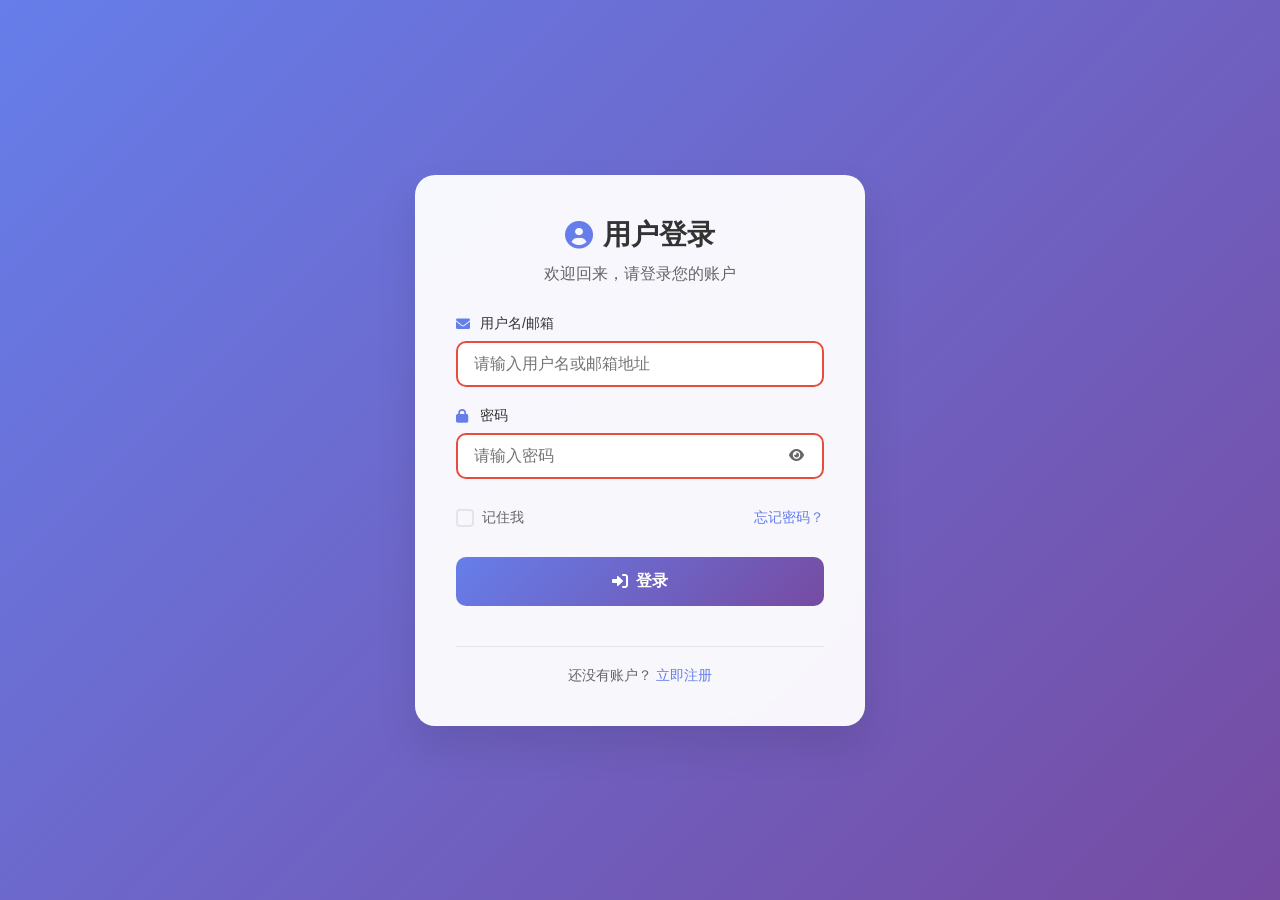
<file: web/index.html>
<!DOCTYPE html>
<html lang="zh-CN">
<head>
    <meta charset="UTF-8">
    <meta name="viewport" content="width=device-width, initial-scale=1.0">
    <title>线性代数基础</title>
    <link rel="stylesheet" href="styles.css">
    <link rel="stylesheet" href="auth-styles.css">
    <link href="https://cdnjs.cloudflare.com/ajax/libs/font-awesome/6.0.0/css/all.min.css" rel="stylesheet">
</head>
<body>
    <header>
        <div class="container">
            <div class="header-content">
                <div class="header-left">
                    <h1>线性代数基础</h1>
                    <p class="subtitle">探索数学之美，掌握线性代数精髓</p>
                </div>
                <div class="header-right">
                    <div class="user-info" id="userInfo" style="display: none;">
                        <span class="welcome-text">欢迎，<span id="username"></span></span>
                        <button class="logout-btn" onclick="authSystem.logout()">
                            <i class="fas fa-sign-out-alt"></i>
                            退出登录
                        </button>
                    </div>
                </div>
            </div>
        </div>
    </header>

    <main class="container">
        <section id="preface">
            <h2>前言</h2>
            <p>欢迎来到《线性代数基础》！这本电子书是为对线性代数感兴趣的你精心准备的，旨在帮助你掌握线性代数的基础知识和应用。无论你是完全的数学新手，还是已经有一些数学基础，这本书都将引导你一步步进入线性代数的精彩世界。</p>
            
            <h3>为什么学习线性代数？</h3>
            <p>在这个数据与计算的时代，线性代数已经渗透到我们生活的方方面面：从计算机图形学，到机器学习算法，再到量子力学。掌握线性代数技能不仅能帮助你理解这个世界是如何运作的，还能为你未来的学习和职业发展打下坚实的基础。</p>
            <p>通过学习线性代数，你将能够：</p>
            <ul>
                <li>理解和操作向量与矩阵</li>
                <li>解决线性方程组</li>
                <li>掌握特征值和特征向量的概念</li>
                <li>应用线性变换解决实际问题</li>
                <li>为深入学习机器学习和数据科学打下基础</li>
            </ul>
        </section>

        <section id="book-structure">
            <h2>目录</h2>
            <p>下列目录可直接跳转到 PDF 相应页面：</p>
            <div class="toc">
                <ul>
                    <li><a class="toc-link" href="pdfs/Chap1_1.pdf#page=1" data-page="1" data-pdf="pdfs/Chap1_1.pdf">1. 行 列 式 (Determinant)</a></li>
                    <li><a class="toc-link" href="pdfs/Chap2_Matrix.pdf#page=1" data-page="1" data-pdf="pdfs/Chap2_Matrix.pdf">2. 矩 阵 (Matrix)</a></li>
                    <li><a class="toc-link" href="pdfs/Chap1_1.pdf#page=1" data-page="1" data-pdf="pdfs/Chap1_1.pdf">3. 向量的概念与线性运算</a></li>
                    <li><a class="toc-link" href="pdfs/Chap1_1.pdf#page=1" data-page="1" data-pdf="pdfs/Chap1_1.pdf">4. 线性方程组的表示法</a></li>
                    <li><a class="toc-link" href="pdfs/Chap1_1.pdf#page=1" data-page="1" data-pdf="pdfs/Chap1_1.pdf">5. 特征值和特征向量的定义与关系</a></li>
                    <li><a class="toc-link" href="pdfs/Chap1_1.pdf#page=1" data-page="1" data-pdf="pdfs/Chap1_1.pdf">6. 二次型及矩阵表示</a></li>
                </ul>
            </div>
        </section>

        <!-- 新增：教材板块 -->
        <section id="materials">
            <h2>教材</h2>
            <ul>
                <li>《线性代数(第四版)》 - 刘先忠、杨明编著，高等教育出版社，2019年出版</li>
                <li>《线性代数同步辅导》 - 华中科技大学线性代数课程组编，刘先忠、杨明主编，华中科技大学出版社出版</li>
                <li>《线性代数练习册》 - 华中科技大学线性代数课程组编，华中科技大学出版社出版（适用于线上线下作业）</li>
            </ul>
        </section>

        <!-- 新增：推荐参考资料（国内/国外） -->
        <section id="references">
            <h2>推荐参考资料</h2>
            <h3>国内参考资料</h3>
            <ul>
                <li>《工程数学--线性代数》同济大学数学系编，高等教育出版社</li>
                <li>考研数学必备参考书，内容紧凑，逻辑清晰，紧扣考研大纲，习题经典。(稍显枯燥，缺少直观解释和应用介绍)</li>
                <li>《线性代数(第二版)》，居余马等编，清华大学出版社，2013</li>
                <li>相较于同济版教材，讲解更为细致，可读性强，注重理论体系</li>
                <li>《线性代数》，齐民友主编(武汉大学)，高等教育出版社</li>
                <li>介绍概念的来源和背后的数学思想，富有启发性</li>
            </ul>

            <h3>国外参考资料</h3>
            <ul>
                <li>Gilbert Strang《Introduction to Linear Algebra》</li>
                <li>世界级经典，在 B站上流传着他的传说，有兴趣的同学自行赏析</li>
                <li>David C. Lay《Linear Algebra and Its Applications》</li>
                <li>写作清晰，包含大量实例和应用场景（如计算机图形学、概率统计等）有中译本（沈复兴等译）</li>
                <li>Sheldon Axler《Linear Algebra Done Right》</li>
                <li>与传统教材的切入点不同，避开行列式，从向量空间和线性映射的角度构建整个理论系统，侧重于理论。有中译版本(杜现昆等)</li>
            </ul>
        </section>

        <!-- 新增：进阶阅读板块 -->
        <section id="advanced-reading">
            <h2>进阶阅读</h2>
            <ul>
                <li>《高等线性代数》，张贤科，高等教育出版社</li>
                <li>《高等代数》，丘维声，高等教育出版社</li>
                <li>《高等代数》，王萼芳，石生明，高等教育出版社</li>
                <li>《高等代数简明教程(第三版)》，蓝以中，北京大学出版社</li>
            </ul>
        </section>

        

        

        


        

        

        <!-- 章节内容占位符 -->
        <section id="chapter1" class="chapter">
            <p>本章内容可通过下方PDF预览：</p>
            <div class="page-navigation">
                <label for="pageInput1">跳转到页码：</label>
                <input type="number" id="pageInput1" min="1" placeholder="输入页码" class="page-input">
                <button onclick="jumpToPage('pdfViewer1', 'pageInput1')" class="jump-btn">跳转</button>
            </div>
            <div class="pdf-wrap">
                <iframe id="pdfViewer1" src="pdfs/Chap1_1.pdf#toolbar=0&navpanes=0&scrollbar=1" class="pdf-viewer" title="PDF 预览"></iframe>
                <!-- <p class="pdf-fallback">若预览无法显示，请<a href="pdfs/Chap1_1.pdf" target="_blank" rel="noopener">点击这里在新窗口打开</a>。</p> -->
            </div>
            <!-- 翻页控制器 -->
            <div class="pdf-controls">
                <button onclick="previousPage('pdfViewer1')" class="page-btn prev-btn" id="prevBtn1">
                    <i class="fas fa-chevron-left"></i>
                    <span>上一页</span>
                </button>
                <div class="page-info">
                    <span class="current-page" id="currentPage1">1</span>
                    <span class="page-separator">/</span>
                    <span class="total-pages" id="totalPages1">--</span>
                </div>
                <button onclick="nextPage('pdfViewer1')" class="page-btn next-btn" id="nextBtn1">
                    <span>下一页</span>
                    <i class="fas fa-chevron-right"></i>
                </button>
            </div>
            <a href="#book-structure" class="back-to-toc">返回目录</a>
        </section>

        <section id="chapter2" class="chapter">
            <h2>第二章：矩阵与线性变换</h2>
            <p>本章内容可通过下方PDF预览：</p>
            <div class="page-navigation">
                <label for="pageInput2">跳转到页码：</label>
                <input type="number" id="pageInput2" min="1" placeholder="输入页码" class="page-input">
                <button onclick="jumpToPage('pdfViewer2', 'pageInput2')" class="jump-btn">跳转</button>
            </div>
            <div class="pdf-wrap">
                <iframe id="pdfViewer2" src="pdfs/Chap2_Matrix.pdf#toolbar=0&navpanes=0&scrollbar=1" class="pdf-viewer" title="PDF 预览"></iframe>
            </div>
            <!-- 翻页控制器 -->
            <div class="pdf-controls">
                <button onclick="previousPage('pdfViewer2')" class="page-btn prev-btn" id="prevBtn2">
                    <i class="fas fa-chevron-left"></i>
                    <span>上一页</span>
                </button>
                <div class="page-info">
                    <span class="current-page" id="currentPage2">1</span>
                    <span class="page-separator">/</span>
                    <span class="total-pages" id="totalPages2">--</span>
                </div>
                <button onclick="nextPage('pdfViewer2')" class="page-btn next-btn" id="nextBtn2">
                    <span>下一页</span>
                    <i class="fas fa-chevron-right"></i>
                </button>
            </div>
            <a href="#book-structure" class="back-to-toc">返回目录</a>
        </section>

        <section id="chapter3" class="chapter">
            <h2>第三章：行列式与逆矩阵</h2>
            <p>本章内容正在编写中...</p>
            <a href="#book-structure" class="back-to-toc">返回目录</a>
        </section>

        <section id="chapter4" class="chapter">
            <h2>第四章：特征值与特征向量</h2>
            <p>本章内容正在编写中...</p>
            <a href="#book-structure" class="back-to-toc">返回目录</a>
        </section>

        <section id="chapter5" class="chapter">
            <h2>第五章：线性代数应用</h2>
            <p>本章内容正在编写中...</p>
            <a href="#book-structure" class="back-to-toc">返回目录</a>
        </section>

        <!-- 将课程应用场景移动到页面最底部（章节之后、页脚之前） -->
        <section id="applications">
            <h2>课程应用场景</h2>
            <p>通过本书学习的线性代数知识，你将能够参与到以下精彩的应用场景中：</p>
            
            <h3>数据分析与机器学习</h3>
            <p>在数据科学课程中，你将学习如何应用线性代数知识进行数据分析和机器学习。你将能够：</p>
            <ul>
                <li>使用主成分分析（PCA）进行数据降维</li>
                <li>理解机器学习算法背后的数学原理</li>
                <li>实现基于线性代数的预测模型</li>
                <li>掌握数据处理和特征提取的基本技能</li>
            </ul>
            
            <h3>计算机图形学</h3>
            <p>在计算机图形学课程中，你将有机会使用线性代数知识进行图像处理和3D建模。这个实践项目将让你：</p>
            <ul>
                <li>学习如何使用矩阵进行图像变换</li>
                <li>实现3D物体的旋转、缩放和平移</li>
                <li>应用线性代数算法进行图像处理和分析</li>
                <li>将数学知识与实际工程应用相结合</li>
            </ul>
            <p>这些应用场景不仅能让你体验线性代数在实际项目中的强大功能，还能帮助你将抽象的数学概念转化为有趣且实用的技能。</p>
        </section>
    </main>

    <footer>
        <div class="container">
            <p>&copy; 线性代数基础. 保留所有权利。</p>
        </div>
    </footer>
    <script>
      (function(){
        const defaultPdfPath = 'pdfs/Chap1_1.pdf';
        const viewer = document.getElementById('pdfViewer1');
        const chapter = document.getElementById('chapter1');
        
        document.querySelectorAll('.toc-link[data-page]').forEach(function(link){
          link.addEventListener('click', function(ev){
            ev.preventDefault();
            const page = this.getAttribute('data-page');
            const pdfPath = this.getAttribute('data-pdf') || defaultPdfPath;
            
            // 确保章节可见
            location.hash = '#chapter1';
            
            if (viewer && page) {
              // 使用PDF URL参数：隐藏工具栏但保留导航功能
              const targetUrl = pdfPath + '#page=' + page + '&toolbar=0&navpanes=0&scrollbar=1';
              
              // 使用延迟更新确保页面滚动完成后再更新PDF
              setTimeout(function() {
                viewer.setAttribute('src', targetUrl + '&t=' + Date.now());
              }, 100);
            }
            
            if (chapter) {
              chapter.scrollIntoView({ behavior: 'smooth', block: 'start' });
            }
          });
        });
        
        // 禁用iframe内的右键菜单（尽力而为）
        viewer.addEventListener('load', function() {
          try {
            const iframeDoc = viewer.contentDocument || viewer.contentWindow.document;
            iframeDoc.addEventListener('contextmenu', function(e) {
              e.preventDefault();
            });
          } catch(e) {
            // 跨域限制，无法访问iframe内容
            console.log('无法禁用PDF内部右键菜单（跨域限制）');
          }
        });
      })();
      
      // 页码跳转功能
      function jumpToPage(viewerId, inputId) {
        console.log('jumpToPage函数被调用，参数：', viewerId, inputId);
        
        const viewer = document.getElementById(viewerId);
        const input = document.getElementById(inputId);
        
        console.log('找到的元素：', viewer, input);
        
        if (!viewer || !input) {
          alert('页面元素未找到');
          console.error('元素未找到：viewer=', viewer, 'input=', input);
          return;
        }
        
        const pageNumber = parseInt(input.value);
        console.log('输入的页码：', input.value, '解析后：', pageNumber);
        
        if (isNaN(pageNumber) || pageNumber < 1) {
          alert('请输入有效的页码（大于0的整数）');
          return;
        }
        
        // 获取当前PDF的基础URL（去除现有的页码参数）
        let currentSrc = viewer.getAttribute('src');
        let basePdfUrl = currentSrc.split('#')[0];
        
        console.log('当前PDF源：', currentSrc);
        console.log('基础URL：', basePdfUrl);
        
        // 构建新的PDF URL，包含页码参数
        const newUrl = basePdfUrl + '#page=' + pageNumber + '&toolbar=0&navpanes=0&scrollbar=1';
        
        console.log('新的URL：', newUrl);
        
        // 先清空src，然后重新设置，确保PDF重新加载
        viewer.src = '';
        
        // 使用setTimeout确保清空操作完成后再设置新URL
        setTimeout(function() {
          viewer.src = newUrl + '&t=' + Date.now();
          console.log('PDF已重新加载到第 ' + pageNumber + ' 页');
          
          // 更新页码显示
          updatePageDisplay(viewerId, pageNumber);
        }, 100);
        
        // 清空输入框
        input.value = '';
        
        // 提示用户
        console.log('已跳转到第 ' + pageNumber + ' 页');
        
        // 滚动到PDF查看器位置，确保用户能看到变化
        viewer.scrollIntoView({ behavior: 'smooth', block: 'center' });
      }
      
      // PDF翻页管理器
      const pdfPageManager = {
        // 存储每个PDF的当前页码和总页数
        pdfData: {
          'pdfViewer1': { currentPage: 1, totalPages: null, basePdfUrl: 'pdfs/Chap1_1.pdf' },
          'pdfViewer2': { currentPage: 1, totalPages: null, basePdfUrl: 'pdfs/Chap2_Matrix.pdf' }
        },
        
        // PDF文件页数映射表
        pdfPageCounts: {
          'pdfs/Chap1_1.pdf': 93,
          'pdfs/Chap2_Matrix.pdf': 100
        },
        
        // 根据PDF文件路径获取页数
        getPdfPageCount: function(pdfPath) {
          // 提取文件名部分进行匹配
          for (let knownPath in this.pdfPageCounts) {
            if (pdfPath.includes(knownPath) || knownPath.includes(pdfPath.split('/').pop())) {
              return this.pdfPageCounts[knownPath];
            }
          }
          // 如果找不到匹配，返回默认值
          console.warn('未找到PDF文件的页数信息:', pdfPath);
          return 100; // 默认页数
        },
        
        // 动态更新查看器的页数限制
        updateViewerPageLimit: function(viewerId) {
          const currentPdfUrl = this.getCurrentPdfUrl(viewerId);
          if (currentPdfUrl) {
            const pageCount = this.getPdfPageCount(currentPdfUrl);
            this.pdfData[viewerId].totalPages = pageCount;
            console.log(`已更新 ${viewerId} 的页数限制为: ${pageCount} (基于文件: ${currentPdfUrl})`);
            this.updatePageDisplay(viewerId);
          }
        },
        
        // 初始化PDF页码信息
        init: function() {
          // 根据实际PDF页数设置
          // Chap1_1.pdf 实际包含 93 页内容
          this.pdfData['pdfViewer1'].totalPages = 93;
          // Chap2_Matrix.pdf 实际包含 100 页内容
          this.pdfData['pdfViewer2'].totalPages = 100;
          
          // 更新页码显示
          this.updateAllPageDisplays();
          
          // 延迟执行初始化页数限制同步，确保iframe已加载
          setTimeout(() => {
            this.syncInitialPageLimits();
          }, 500);
        },
        
        // 同步初始化时的页数限制显示
        syncInitialPageLimits: function() {
          console.log('=== 同步初始化页数限制 ===');
          
          // 为每个查看器同步页数限制
          for (let viewerId in this.pdfData) {
            const viewer = document.getElementById(viewerId);
            if (viewer && viewer.src) {
              console.log(`检查 ${viewerId} 的初始PDF:`, viewer.src);
              
              // 从iframe的src中提取PDF路径
              const srcUrl = viewer.src;
              let pdfPath = '';
              
              if (srcUrl.includes('Chap1_1.pdf')) {
                pdfPath = 'pdfs/Chap1_1.pdf';
              } else if (srcUrl.includes('Chap2_Matrix.pdf')) {
                pdfPath = 'pdfs/Chap2_Matrix.pdf';
              }
              
              if (pdfPath) {
                const correctPageCount = this.getPdfPageCount(pdfPath);
                if (this.pdfData[viewerId].totalPages !== correctPageCount) {
                  console.log(`更新 ${viewerId} 页数限制: ${this.pdfData[viewerId].totalPages} -> ${correctPageCount}`);
                  this.pdfData[viewerId].totalPages = correctPageCount;
                  this.updatePageDisplay(viewerId);
                }
              }
            }
          }
        },
        
        // 手动设置PDF总页数的方法
        setPdfTotalPages: function(viewerId, totalPages) {
          if (this.pdfData[viewerId]) {
            this.pdfData[viewerId].totalPages = totalPages;
            this.updatePageDisplay(viewerId);
            console.log(`已设置 ${viewerId} 的总页数为: ${totalPages}`);
          }
        },
        
        // 更新所有PDF的页码显示
        updateAllPageDisplays: function() {
          for (let viewerId in this.pdfData) {
            this.updatePageDisplay(viewerId);
          }
        },
        
        // 更新指定PDF的页码显示
        updatePageDisplay: function(viewerId) {
          const data = this.pdfData[viewerId];
          if (!data) return;
          
          const viewerNum = viewerId.replace('pdfViewer', '');
          const currentPageEl = document.getElementById('currentPage' + viewerNum);
          const totalPagesEl = document.getElementById('totalPages' + viewerNum);
          const prevBtn = document.getElementById('prevBtn' + viewerNum);
          const nextBtn = document.getElementById('nextBtn' + viewerNum);
          
          if (currentPageEl) currentPageEl.textContent = data.currentPage;
          if (totalPagesEl) totalPagesEl.textContent = data.totalPages || '--';
          
          // 更新按钮状态
          if (prevBtn) {
            prevBtn.disabled = data.currentPage <= 1;
            prevBtn.classList.toggle('disabled', data.currentPage <= 1);
          }
          if (nextBtn) {
            nextBtn.disabled = data.currentPage >= (data.totalPages || 999);
            nextBtn.classList.toggle('disabled', data.currentPage >= (data.totalPages || 999));
          }
        },
        
        // 获取当前iframe中实际加载的PDF文件路径
        getCurrentPdfUrl: function(viewerId) {
          const viewer = document.getElementById(viewerId);
          if (!viewer || !viewer.src) {
            console.error('无法获取PDF查看器或其src:', viewerId);
            return null;
          }
          
          // 从当前src中提取PDF文件路径（去除哈希参数）
          const currentSrc = viewer.src;
          const baseUrl = currentSrc.split('#')[0].split('?')[0];
          
          // 如果是完整URL，提取相对路径
          if (baseUrl.includes('/')) {
            const pathParts = baseUrl.split('/');
            const fileName = pathParts[pathParts.length - 1];
            const folderName = pathParts[pathParts.length - 2];
            return folderName + '/' + fileName;
          }
          
          return baseUrl;
        },
        
        // 跳转到指定页码 - 修复版本
        goToPage: function(viewerId, pageNumber) {
          console.log('goToPage called:', viewerId, pageNumber);
          const data = this.pdfData[viewerId];
          if (!data) {
            console.error('No PDF data found for viewerId:', viewerId);
            return;
          }
          
          // 动态更新当前PDF的页数限制
          this.updateViewerPageLimit(viewerId);
          
          // 获取当前实际加载的PDF文件路径
          const currentPdfUrl = this.getCurrentPdfUrl(viewerId);
          if (!currentPdfUrl) {
            console.error('无法获取当前PDF文件路径');
            return;
          }
          
          console.log('当前实际加载的PDF:', currentPdfUrl);
          console.log('原始basePdfUrl:', data.basePdfUrl);
          console.log('当前PDF页数限制:', data.totalPages);
          
          // 验证页码范围
          if (pageNumber < 1) pageNumber = 1;
          if (data.totalPages && pageNumber > data.totalPages) pageNumber = data.totalPages;
          
          console.log('验证后的页码:', pageNumber);
          
          // 更新当前页码
          data.currentPage = pageNumber;
          
          // 获取PDF查看器元素
          const viewer = document.getElementById(viewerId);
          if (!viewer) {
            console.error('PDF viewer element not found:', viewerId);
            return;
          }
          
          // 使用当前实际的PDF文件路径构建新URL
          const newUrl = currentPdfUrl + '#page=' + pageNumber + '&toolbar=0&navpanes=0&scrollbar=1';
          console.log('新的PDF URL:', newUrl);
          
          // 重新加载PDF
          viewer.src = '';
          setTimeout(() => {
            viewer.src = newUrl + '&t=' + Date.now();
            console.log('PDF reloaded with URL:', viewer.src);
            this.updatePageDisplay(viewerId);
          }, 100);
        }
      };
      
      // 上一页功能 - 增强版本
      function previousPage(viewerId) {
        console.log('previousPage called with viewerId:', viewerId);
        const data = pdfPageManager.pdfData[viewerId];
        console.log('PDF data for', viewerId, ':', data);
        
        if (data && data.currentPage > 1) {
          console.log('Going to previous page:', data.currentPage - 1);
          pdfPageManager.goToPage(viewerId, data.currentPage - 1);
        } else {
          console.log('Cannot go to previous page - already at first page or no data');
        }
      }
      
      // 下一页功能 - 增强版本
      function nextPage(viewerId) {
        console.log('nextPage called with viewerId:', viewerId);
        const data = pdfPageManager.pdfData[viewerId];
        console.log('PDF data for', viewerId, ':', data);
        
        if (data && (!data.totalPages || data.currentPage < data.totalPages)) {
          console.log('Going to next page:', data.currentPage + 1);
          pdfPageManager.goToPage(viewerId, data.currentPage + 1);
        } else {
          console.log('Cannot go to next page - already at last page or no data');
        }
      }
      
      // 更新页码显示（兼容原有的jumpToPage函数）
      function updatePageDisplay(viewerId, pageNumber) {
        const data = pdfPageManager.pdfData[viewerId];
        if (data) {
          data.currentPage = pageNumber;
          pdfPageManager.updatePageDisplay(viewerId);
        }
      }
      
      // 页面加载完成后初始化
      document.addEventListener('DOMContentLoaded', function() {
        pdfPageManager.init();
        
        // 监听iframe加载完成事件，确保页数显示同步
        document.querySelectorAll('iframe[id^="pdfViewer"]').forEach(iframe => {
          iframe.addEventListener('load', function() {
            const viewerId = this.id;
            console.log(`${viewerId} iframe 加载完成，同步页数限制`);
            
            // 延迟一点时间确保PDF完全加载
            setTimeout(() => {
              pdfPageManager.updateViewerPageLimit(viewerId);
            }, 200);
          });
        });
        
        // 添加目录链接点击事件处理
        document.querySelectorAll('.toc-link').forEach(link => {
          link.addEventListener('click', function(e) {
            e.preventDefault();
            
            const pdfPath = this.getAttribute('data-pdf');
            const targetPage = parseInt(this.getAttribute('data-page')) || 1;
            
            console.log('目录链接点击:', pdfPath, '页码:', targetPage);
            
            // 根据PDF路径确定要更新的查看器
            let targetViewerId = null;
            if (pdfPath.includes('Chap1_1.pdf')) {
              targetViewerId = 'pdfViewer1';
              // 滚动到第一章节
              document.getElementById('chapter1').scrollIntoView({ behavior: 'smooth' });
            } else if (pdfPath.includes('Chap2_Matrix.pdf')) {
              targetViewerId = 'pdfViewer2';
              // 滚动到第二章节
              document.getElementById('chapter2').scrollIntoView({ behavior: 'smooth' });
            }
            
            if (targetViewerId) {
              // 更新查看器的PDF文件和页码
              const viewer = document.getElementById(targetViewerId);
              const newUrl = pdfPath + '#page=' + targetPage + '&toolbar=0&navpanes=0&scrollbar=1';
              
              console.log('更新查看器:', targetViewerId, '新URL:', newUrl);
              
              viewer.src = newUrl;
              
              // 动态更新页数限制
              pdfPageManager.updateViewerPageLimit(targetViewerId);
              
              // 更新页码管理器的当前页码
              const data = pdfPageManager.pdfData[targetViewerId];
              if (data) {
                data.currentPage = targetPage;
                pdfPageManager.updatePageDisplay(targetViewerId);
              }
            }
          });
        });
        
        // 在控制台输出页数设置说明
        console.log('=== PDF页数设置说明 ===');
        console.log('如需修改PDF实际页数，请在控制台执行以下命令：');
        console.log('pdfPageManager.setPdfTotalPages("pdfViewer1", 实际页数); // 设置第一章页数');
        console.log('pdfPageManager.setPdfTotalPages("pdfViewer2", 实际页数); // 设置第二章页数');
        console.log('例如：pdfPageManager.setPdfTotalPages("pdfViewer1", 15);');
        console.log('当前设置：');
        console.log('- 第一章 (Chap1_1.pdf): ' + pdfPageManager.pdfData['pdfViewer1'].totalPages + ' 页 (实际93页)');
        console.log('- 第二章 (Chap2_Matrix.pdf): ' + pdfPageManager.pdfData['pdfViewer2'].totalPages + ' 页 (实际100页)');
      });
    </script>
    
    <!-- 认证系统脚本 -->
    <script src="auth.js"></script>
    <script>
        // 页面加载完成后初始化用户界面
        document.addEventListener('DOMContentLoaded', function() {
            const currentUser = authSystem.getCurrentUser();
            const userInfo = document.getElementById('userInfo');
            const usernameSpan = document.getElementById('username');
            
            if (currentUser && userInfo && usernameSpan) {
                usernameSpan.textContent = currentUser.username;
                userInfo.style.display = 'flex';
            }
        });
    </script>
</body>
</html>
</file>
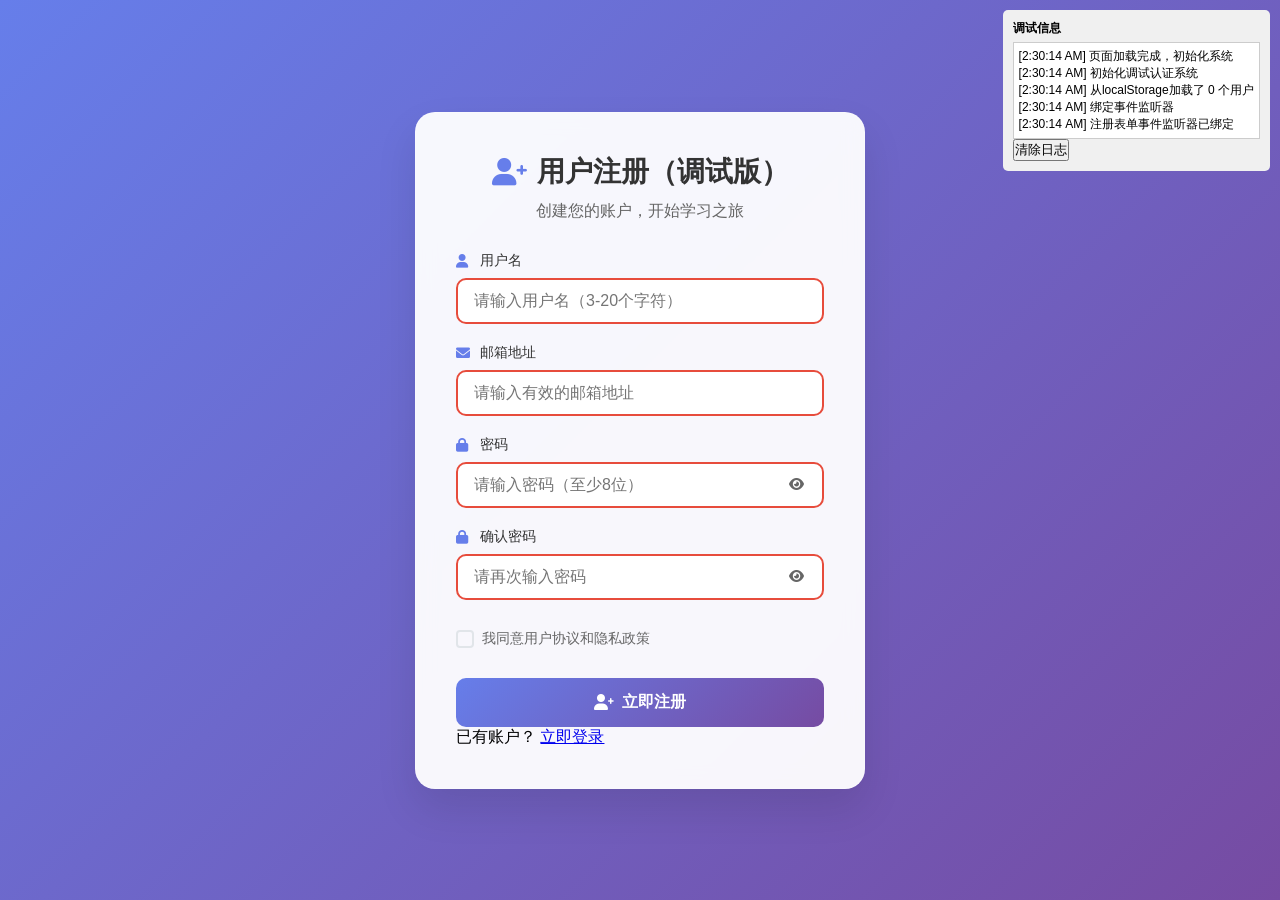
<file: web/debug-register.html>
<!DOCTYPE html>
<html lang="zh-CN">
<head>
    <meta charset="UTF-8">
    <meta name="viewport" content="width=device-width, initial-scale=1.0">
    <title>调试注册页面 - 学习系统</title>
    <link rel="stylesheet" href="auth-styles.css">
    <link href="https://cdnjs.cloudflare.com/ajax/libs/font-awesome/6.0.0/css/all.min.css" rel="stylesheet">
    <style>
        .debug-info {
            position: fixed;
            top: 10px;
            right: 10px;
            background: #f0f0f0;
            padding: 10px;
            border-radius: 5px;
            font-size: 12px;
            max-width: 300px;
            z-index: 9999;
        }
        .debug-log {
            max-height: 200px;
            overflow-y: auto;
            background: #fff;
            padding: 5px;
            margin-top: 5px;
            border: 1px solid #ccc;
        }
    </style>
</head>
<body>
    <!-- 调试信息面板 -->
    <div class="debug-info">
        <strong>调试信息</strong>
        <div class="debug-log" id="debugLog"></div>
        <button onclick="clearDebugLog()">清除日志</button>
    </div>

    <div class="auth-container">
        <div class="auth-card">
            <div class="auth-header">
                <h1><i class="fas fa-user-plus"></i> 用户注册（调试版）</h1>
                <p>创建您的账户，开始学习之旅</p>
            </div>
            
            <form id="registerForm" class="auth-form">
                <div class="form-group">
                    <label for="registerUsername">
                        <i class="fas fa-user"></i>
                        用户名
                    </label>
                    <input type="text" id="registerUsername" name="username" required 
                           placeholder="请输入用户名（3-20个字符）">
                    <span class="error-message" id="usernameError"></span>
                </div>
                
                <div class="form-group">
                    <label for="registerEmail">
                        <i class="fas fa-envelope"></i>
                        邮箱地址
                    </label>
                    <input type="email" id="registerEmail" name="email" required 
                           placeholder="请输入有效的邮箱地址">
                    <span class="error-message" id="emailError"></span>
                </div>
                
                <div class="form-group">
                    <label for="registerPassword">
                        <i class="fas fa-lock"></i>
                        密码
                    </label>
                    <div class="password-input">
                        <input type="password" id="registerPassword" name="password" required 
                               placeholder="请输入密码（至少8位）">
                        <button type="button" class="toggle-password" onclick="togglePassword('registerPassword')">
                            <i class="fas fa-eye"></i>
                        </button>
                    </div>
                    <span class="error-message" id="passwordError"></span>
                </div>
                
                <div class="form-group">
                    <label for="confirmPassword">
                        <i class="fas fa-lock"></i>
                        确认密码
                    </label>
                    <div class="password-input">
                        <input type="password" id="confirmPassword" name="confirmPassword" required 
                               placeholder="请再次输入密码">
                        <button type="button" class="toggle-password" onclick="togglePassword('confirmPassword')">
                            <i class="fas fa-eye"></i>
                        </button>
                    </div>
                    <span class="error-message" id="confirmPasswordError"></span>
                </div>
                
                <div class="form-options">
                    <label class="checkbox-container">
                        <input type="checkbox" id="agreeTerms" required>
                        <span class="checkmark"></span>
                        我同意用户协议和隐私政策
                    </label>
                </div>
                
                <button type="submit" class="auth-btn primary">
                    <i class="fas fa-user-plus"></i>
                    立即注册
                </button>
            </form>
            
            <div class="auth-footer">
                <p>已有账户？ <a href="login.html">立即登录</a></p>
            </div>
        </div>
    </div>
    
    <!-- 加载提示 -->
    <div id="loadingOverlay" class="loading-overlay">
        <div class="spinner"></div>
        <p>正在处理中...</p>
    </div>

    <script>
        // 调试日志函数
        function debugLog(message) {
            const log = document.getElementById('debugLog');
            const time = new Date().toLocaleTimeString();
            log.innerHTML += `[${time}] ${message}<br>`;
            log.scrollTop = log.scrollHeight;
            console.log(`[DEBUG] ${message}`);
        }

        function clearDebugLog() {
            document.getElementById('debugLog').innerHTML = '';
        }

        // 简化的注册系统（用于调试）
        class DebugAuthSystem {
            constructor() {
                debugLog('初始化调试认证系统');
                this.users = [];
                try {
                    this.users = JSON.parse(localStorage.getItem('users') || '[]');
                    debugLog(`从localStorage加载了 ${this.users.length} 个用户`);
                } catch (e) {
                    debugLog(`localStorage错误: ${e.message}`);
                }
                this.init();
            }

            init() {
                debugLog('绑定事件监听器');
                const form = document.getElementById('registerForm');
                if (form) {
                    form.addEventListener('submit', (e) => this.handleRegister(e));
                    debugLog('注册表单事件监听器已绑定');
                } else {
                    debugLog('错误：找不到注册表单');
                }
            }

            async handleRegister(e) {
                e.preventDefault();
                debugLog('开始处理注册');
                
                const username = document.getElementById('registerUsername').value.trim();
                const email = document.getElementById('registerEmail').value.trim();
                const password = document.getElementById('registerPassword').value;
                const confirmPassword = document.getElementById('confirmPassword').value;
                const agreeTerms = document.getElementById('agreeTerms').checked;

                debugLog(`用户名: ${username}`);
                debugLog(`邮箱: ${email}`);
                debugLog(`密码长度: ${password.length}`);
                debugLog(`确认密码匹配: ${password === confirmPassword}`);
                debugLog(`同意条款: ${agreeTerms}`);

                // 简化验证
                if (!username || username.length < 3) {
                    debugLog('用户名验证失败');
                    alert('用户名至少需要3个字符');
                    return;
                }

                if (!email || !email.includes('@')) {
                    debugLog('邮箱验证失败');
                    alert('请输入有效的邮箱地址');
                    return;
                }

                if (!password || password.length < 6) {
                    debugLog('密码验证失败');
                    alert('密码至少需要6个字符');
                    return;
                }

                if (password !== confirmPassword) {
                    debugLog('密码确认失败');
                    alert('两次输入的密码不一致');
                    return;
                }

                if (!agreeTerms) {
                    debugLog('未同意条款');
                    alert('请同意用户协议和隐私政策');
                    return;
                }

                // 检查用户是否已存在
                const existingUser = this.users.find(u => u.email === email || u.username === username);
                if (existingUser) {
                    debugLog('用户已存在');
                    alert('用户名或邮箱已被注册');
                    return;
                }

                // 创建新用户
                const newUser = {
                    id: Date.now().toString(),
                    username,
                    email,
                    password: password, // 简化版本不加密
                    createdAt: new Date().toISOString()
                };

                try {
                    this.users.push(newUser);
                    localStorage.setItem('users', JSON.stringify(this.users));
                    debugLog('用户注册成功');
                    alert('注册成功！');
                    
                    // 跳转到登录页
                    setTimeout(() => {
                        window.location.href = 'login.html';
                    }, 1000);
                } catch (e) {
                    debugLog(`保存用户数据失败: ${e.message}`);
                    alert('注册失败，请稍后重试');
                }
            }
        }

        // 密码显示切换函数
        function togglePassword(inputId) {
            debugLog(`切换密码显示: ${inputId}`);
            const input = document.getElementById(inputId);
            const button = input.nextElementSibling;
            const icon = button.querySelector('i');
            
            if (input.type === 'password') {
                input.type = 'text';
                icon.classList.remove('fa-eye');
                icon.classList.add('fa-eye-slash');
            } else {
                input.type = 'password';
                icon.classList.remove('fa-eye-slash');
                icon.classList.add('fa-eye');
            }
        }

        // 初始化系统
        debugLog('页面加载完成，初始化系统');
        const debugAuth = new DebugAuthSystem();
    </script>
</body>
</html>
</file>
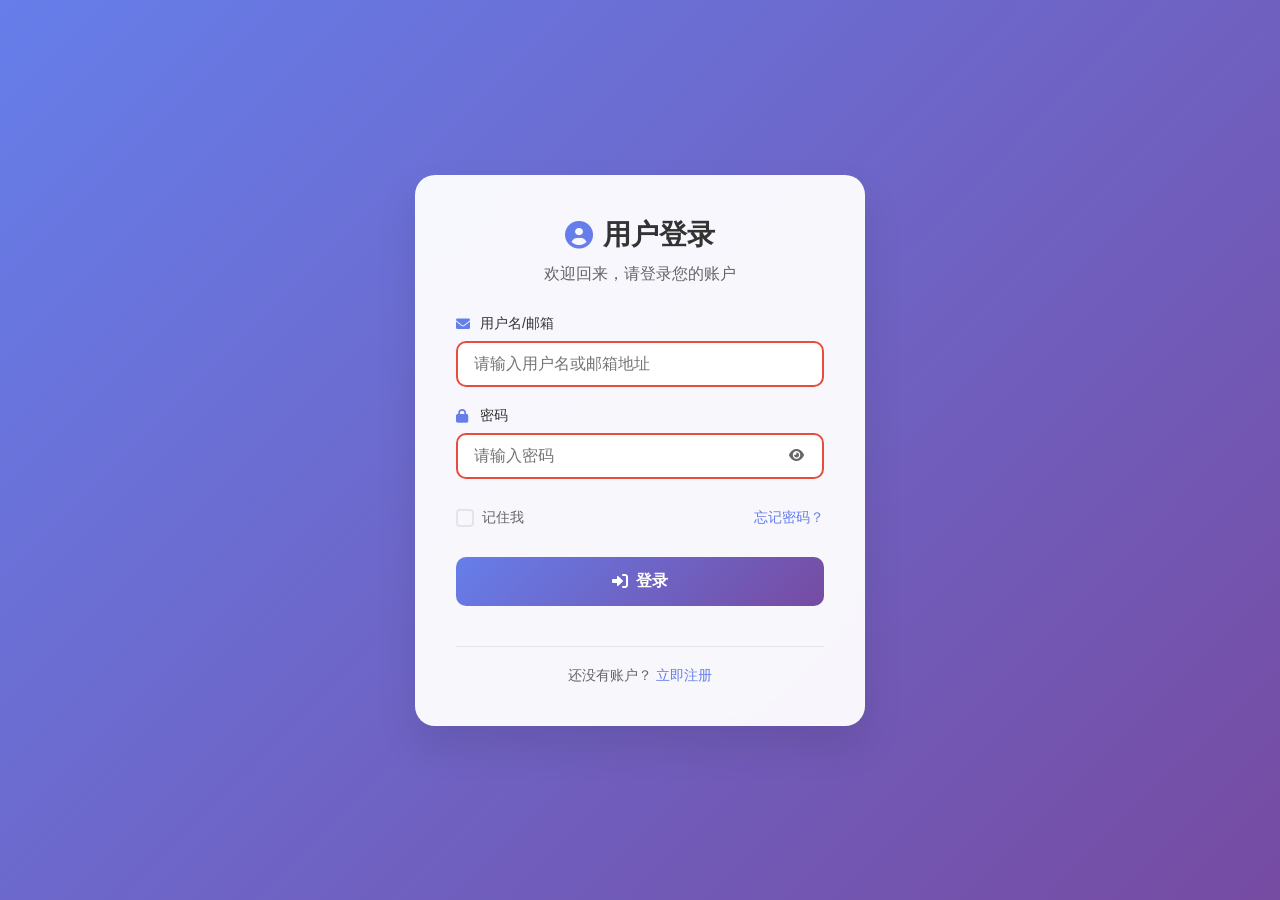
<file: web/index_backup.html>
<!DOCTYPE html>
<html lang="zh-CN">
<head>
    <meta charset="UTF-8">
    <meta name="viewport" content="width=device-width, initial-scale=1.0">
    <title>线性代数基础</title>
    <link rel="stylesheet" href="styles.css">
    <link rel="stylesheet" href="auth-styles.css">
    <link href="https://cdnjs.cloudflare.com/ajax/libs/font-awesome/6.0.0/css/all.min.css" rel="stylesheet">
</head>
<body>
    <header>
        <div class="container">
            <div class="header-content">
                <div class="header-left">
                    <h1>线性代数基础</h1>
                    <p class="subtitle">探索数学之美，掌握线性代数精髓</p>
                </div>
                <div class="header-right">
                    <div class="user-info" id="userInfo" style="display: none;">
                        <span class="welcome-text">欢迎，<span id="username"></span></span>
                        <button class="logout-btn" onclick="authSystem.logout()">
                            <i class="fas fa-sign-out-alt"></i>
                            退出登录
                        </button>
                    </div>
                </div>
            </div>
        </div>
    </header>

    <main class="container">
        <section id="preface">
            <h2>前言</h2>
            <p>欢迎来到《线性代数基础》！这本电子书是为对线性代数感兴趣的你精心准备的，旨在帮助你掌握线性代数的基础知识和应用。无论你是完全的数学新手，还是已经有一些数学基础，这本书都将引导你一步步进入线性代数的精彩世界。</p>
            
            <h3>为什么学习线性代数？</h3>
            <p>在这个数据与计算的时代，线性代数已经渗透到我们生活的方方面面：从计算机图形学，到机器学习算法，再到量子力学。掌握线性代数技能不仅能帮助你理解这个世界是如何运作的，还能为你未来的学习和职业发展打下坚实的基础。</p>
            <p>通过学习线性代数，你将能够：</p>
            <ul>
                <li>理解和操作向量与矩阵</li>
                <li>解决线性方程组</li>
                <li>掌握特征值和特征向量的概念</li>
                <li>应用线性变换解决实际问题</li>
                <li>为深入学习机器学习和数据科学打下基础</li>
            </ul>
        </section>

        <section id="book-structure">
            <h2>目录</h2>
            <p>下列目录可直接跳转到 PDF 相应页面：</p>
            <div class="toc">
                <ul>
                    <li><a class="toc-link" href="pdfs/Chap1_1.pdf#page=1" data-page="1" data-pdf="pdfs/Chap1_1.pdf">1. 行 列 式 (Determinant)</a></li>
                    <li><a class="toc-link" href="pdfs/Chap2_Matrix.pdf#page=1" data-page="1" data-pdf="pdfs/Chap2_Matrix.pdf">2. 矩 阵 (Matrix)</a></li>
                    <li><a class="toc-link" href="pdfs/Chap1_1.pdf#page=1" data-page="1" data-pdf="pdfs/Chap1_1.pdf">3. 向量的概念与线性运算</a></li>
                    <li><a class="toc-link" href="pdfs/Chap1_1.pdf#page=1" data-page="1" data-pdf="pdfs/Chap1_1.pdf">4. 线性方程组的表示法</a></li>
                    <li><a class="toc-link" href="pdfs/Chap1_1.pdf#page=1" data-page="1" data-pdf="pdfs/Chap1_1.pdf">5. 特征值和特征向量的定义与关系</a></li>
                    <li><a class="toc-link" href="pdfs/Chap1_1.pdf#page=1" data-page="1" data-pdf="pdfs/Chap1_1.pdf">6. 二次型及矩阵表示</a></li>
                </ul>
            </div>
        </section>

        <!-- 新增：教材板块 -->
        <section id="materials">
            <h2>教材</h2>
            <ul>
                <li>《线性代数(第四版)》 - 刘先忠、杨明编著，高等教育出版社，2019年出版</li>
                <li>《线性代数同步辅导》 - 华中科技大学线性代数课程组编，刘先忠、杨明主编，华中科技大学出版社出版</li>
                <li>《线性代数练习册》 - 华中科技大学线性代数课程组编，华中科技大学出版社出版（适用于线上线下作业）</li>
            </ul>
        </section>

        <!-- 新增：推荐参考资料（国内/国外） -->
        <section id="references">
            <h2>推荐参考资料</h2>
            <h3>国内参考资料</h3>
            <ul>
                <li>《工程数学--线性代数》同济大学数学系编，高等教育出版社</li>
                <li>考研数学必备参考书，内容紧凑，逻辑清晰，紧扣考研大纲，习题经典。(稍显枯燥，缺少直观解释和应用介绍)</li>
                <li>《线性代数(第二版)》，居余马等编，清华大学出版社，2013</li>
                <li>相较于同济版教材，讲解更为细致，可读性强，注重理论体系</li>
                <li>《线性代数》，齐民友主编(武汉大学)，高等教育出版社</li>
                <li>介绍概念的来源和背后的数学思想，富有启发性</li>
            </ul>

            <h3>国外参考资料</h3>
            <ul>
                <li>Gilbert Strang《Introduction to Linear Algebra》</li>
                <li>世界级经典，在 B站上流传着他的传说，有兴趣的同学自行赏析</li>
                <li>David C. Lay《Linear Algebra and Its Applications》</li>
                <li>写作清晰，包含大量实例和应用场景（如计算机图形学、概率统计等）有中译本（沈复兴等译）</li>
                <li>Sheldon Axler《Linear Algebra Done Right》</li>
                <li>与传统教材的切入点不同，避开行列式，从向量空间和线性映射的角度构建整个理论系统，侧重于理论。有中译版本(杜现昆等)</li>
            </ul>
        </section>

        <!-- 新增：进阶阅读板块 -->
        <section id="advanced-reading">
            <h2>进阶阅读</h2>
            <ul>
                <li>《高等线性代数》，张贤科，高等教育出版社</li>
                <li>《高等代数》，丘维声，高等教育出版社</li>
                <li>《高等代数》，王萼芳，石生明，高等教育出版社</li>
                <li>《高等代数简明教程(第三版)》，蓝以中，北京大学出版社</li>
            </ul>
        </section>

        

        

        


        

        

        <!-- 章节内容占位符 -->
        <section id="chapter1" class="chapter">
            <p>本章内容可通过下方PDF预览：</p>
            <div class="page-navigation">
                <label for="pageInput1">跳转到页码：</label>
                <input type="number" id="pageInput1" min="1" placeholder="输入页码" class="page-input">
                <button onclick="jumpToPage('pdfViewer1', 'pageInput1')" class="jump-btn">跳转</button>
            </div>
            <div class="pdf-wrap">
                <iframe id="pdfViewer1" src="pdfs/Chap1_1.pdf#toolbar=0&navpanes=0&scrollbar=1" class="pdf-viewer" title="PDF 预览"></iframe>
                <!-- <p class="pdf-fallback">若预览无法显示，请<a href="pdfs/Chap1_1.pdf" target="_blank" rel="noopener">点击这里在新窗口打开</a>。</p> -->
            </div>
            <!-- 翻页控制器 -->
            <div class="pdf-controls">
                <button onclick="previousPage('pdfViewer1')" class="page-btn prev-btn" id="prevBtn1">
                    <i class="fas fa-chevron-left"></i>
                    <span>上一页</span>
                </button>
                <div class="page-info">
                    <span class="current-page" id="currentPage1">1</span>
                    <span class="page-separator">/</span>
                    <span class="total-pages" id="totalPages1">--</span>
                </div>
                <button onclick="nextPage('pdfViewer1')" class="page-btn next-btn" id="nextBtn1">
                    <span>下一页</span>
                    <i class="fas fa-chevron-right"></i>
                </button>
            </div>
            <a href="#book-structure" class="back-to-toc">返回目录</a>
        </section>

        <section id="chapter2" class="chapter">
            <h2>第二章：矩阵与线性变换</h2>
            <p>本章内容可通过下方PDF预览：</p>
            <div class="page-navigation">
                <label for="pageInput2">跳转到页码：</label>
                <input type="number" id="pageInput2" min="1" placeholder="输入页码" class="page-input">
                <button onclick="jumpToPage('pdfViewer2', 'pageInput2')" class="jump-btn">跳转</button>
            </div>
            <div class="pdf-wrap">
                <iframe id="pdfViewer2" src="pdfs/Chap2_Matrix.pdf#toolbar=0&navpanes=0&scrollbar=1" class="pdf-viewer" title="PDF 预览"></iframe>
            </div>
            <!-- 翻页控制器 -->
            <div class="pdf-controls">
                <button onclick="previousPage('pdfViewer2')" class="page-btn prev-btn" id="prevBtn2">
                    <i class="fas fa-chevron-left"></i>
                    <span>上一页</span>
                </button>
                <div class="page-info">
                    <span class="current-page" id="currentPage2">1</span>
                    <span class="page-separator">/</span>
                    <span class="total-pages" id="totalPages2">--</span>
                </div>
                <button onclick="nextPage('pdfViewer2')" class="page-btn next-btn" id="nextBtn2">
                    <span>下一页</span>
                    <i class="fas fa-chevron-right"></i>
                </button>
            </div>
            <a href="#book-structure" class="back-to-toc">返回目录</a>
        </section>

        <section id="chapter3" class="chapter">
            <h2>第三章：行列式与逆矩阵</h2>
            <p>本章内容正在编写中...</p>
            <a href="#book-structure" class="back-to-toc">返回目录</a>
        </section>

        <section id="chapter4" class="chapter">
            <h2>第四章：特征值与特征向量</h2>
            <p>本章内容正在编写中...</p>
            <a href="#book-structure" class="back-to-toc">返回目录</a>
        </section>

        <section id="chapter5" class="chapter">
            <h2>第五章：线性代数应用</h2>
            <p>本章内容正在编写中...</p>
            <a href="#book-structure" class="back-to-toc">返回目录</a>
        </section>

        <!-- 将课程应用场景移动到页面最底部（章节之后、页脚之前） -->
        <section id="applications">
            <h2>课程应用场景</h2>
            <p>通过本书学习的线性代数知识，你将能够参与到以下精彩的应用场景中：</p>
            
            <h3>数据分析与机器学习</h3>
            <p>在数据科学课程中，你将学习如何应用线性代数知识进行数据分析和机器学习。你将能够：</p>
            <ul>
                <li>使用主成分分析（PCA）进行数据降维</li>
                <li>理解机器学习算法背后的数学原理</li>
                <li>实现基于线性代数的预测模型</li>
                <li>掌握数据处理和特征提取的基本技能</li>
            </ul>
            
            <h3>计算机图形学</h3>
            <p>在计算机图形学课程中，你将有机会使用线性代数知识进行图像处理和3D建模。这个实践项目将让你：</p>
            <ul>
                <li>学习如何使用矩阵进行图像变换</li>
                <li>实现3D物体的旋转、缩放和平移</li>
                <li>应用线性代数算法进行图像处理和分析</li>
                <li>将数学知识与实际工程应用相结合</li>
            </ul>
            <p>这些应用场景不仅能让你体验线性代数在实际项目中的强大功能，还能帮助你将抽象的数学概念转化为有趣且实用的技能。</p>
        </section>
    </main>

    <footer>
        <div class="container">
            <p>&copy; 线性代数基础. 保留所有权利。</p>
        </div>
    </footer>
    <script>
      (function(){
        const defaultPdfPath = 'pdfs/Chap1_1.pdf';
        const viewer = document.getElementById('pdfViewer1');
        const chapter = document.getElementById('chapter1');
        
        document.querySelectorAll('.toc-link[data-page]').forEach(function(link){
          link.addEventListener('click', function(ev){
            ev.preventDefault();
            const page = this.getAttribute('data-page');
            const pdfPath = this.getAttribute('data-pdf') || defaultPdfPath;
            
            // 确保章节可见
            location.hash = '#chapter1';
            
            if (viewer && page) {
              // 使用PDF URL参数：隐藏工具栏但保留导航功能
              const targetUrl = pdfPath + '#page=' + page + '&toolbar=0&navpanes=0&scrollbar=1';
              
              // 使用延迟更新确保页面滚动完成后再更新PDF
              setTimeout(function() {
                viewer.setAttribute('src', targetUrl + '&t=' + Date.now());
              }, 100);
            }
            
            if (chapter) {
              chapter.scrollIntoView({ behavior: 'smooth', block: 'start' });
            }
          });
        });
        
        // 禁用iframe内的右键菜单（尽力而为）
        viewer.addEventListener('load', function() {
          try {
            const iframeDoc = viewer.contentDocument || viewer.contentWindow.document;
            iframeDoc.addEventListener('contextmenu', function(e) {
              e.preventDefault();
            });
          } catch(e) {
            // 跨域限制，无法访问iframe内容
            console.log('无法禁用PDF内部右键菜单（跨域限制）');
          }
        });
      })();
      
      // 页码跳转功能
      function jumpToPage(viewerId, inputId) {
        console.log('jumpToPage函数被调用，参数：', viewerId, inputId);
        
        const viewer = document.getElementById(viewerId);
        const input = document.getElementById(inputId);
        
        console.log('找到的元素：', viewer, input);
        
        if (!viewer || !input) {
          alert('页面元素未找到');
          console.error('元素未找到：viewer=', viewer, 'input=', input);
          return;
        }
        
        const pageNumber = parseInt(input.value);
        console.log('输入的页码：', input.value, '解析后：', pageNumber);
        
        if (isNaN(pageNumber) || pageNumber < 1) {
          alert('请输入有效的页码（大于0的整数）');
          return;
        }
        
        // 获取当前PDF的基础URL（去除现有的页码参数）
        let currentSrc = viewer.getAttribute('src');
        let basePdfUrl = currentSrc.split('#')[0];
        
        console.log('当前PDF源：', currentSrc);
        console.log('基础URL：', basePdfUrl);
        
        // 构建新的PDF URL，包含页码参数
        const newUrl = basePdfUrl + '#page=' + pageNumber + '&toolbar=0&navpanes=0&scrollbar=1';
        
        console.log('新的URL：', newUrl);
        
        // 先清空src，然后重新设置，确保PDF重新加载
        viewer.src = '';
        
        // 使用setTimeout确保清空操作完成后再设置新URL
        setTimeout(function() {
          viewer.src = newUrl + '&t=' + Date.now();
          console.log('PDF已重新加载到第 ' + pageNumber + ' 页');
          
          // 更新页码显示
          updatePageDisplay(viewerId, pageNumber);
        }, 100);
        
        // 清空输入框
        input.value = '';
        
        // 提示用户
        console.log('已跳转到第 ' + pageNumber + ' 页');
        
        // 滚动到PDF查看器位置，确保用户能看到变化
        viewer.scrollIntoView({ behavior: 'smooth', block: 'center' });
      }
      
      // PDF翻页管理器
      const pdfPageManager = {
        // 存储每个PDF的当前页码和总页数
        pdfData: {
          'pdfViewer1': { currentPage: 1, totalPages: null, basePdfUrl: 'pdfs/Chap1_1.pdf' },
          'pdfViewer2': { currentPage: 1, totalPages: null, basePdfUrl: 'pdfs/Chap2_Matrix.pdf' }
        },
        
        // 初始化PDF页码信息
        init: function() {
          // 根据实际PDF页数设置
          // Chap1_1.pdf 实际包含 93 页内容
          this.pdfData['pdfViewer1'].totalPages = 93;
          // Chap2_Matrix.pdf 实际包含 100 页内容
          this.pdfData['pdfViewer2'].totalPages = 100;
          
          // 更新页码显示
          this.updateAllPageDisplays();
        },
        
        // 手动设置PDF总页数的方法
        setPdfTotalPages: function(viewerId, totalPages) {
          if (this.pdfData[viewerId]) {
            this.pdfData[viewerId].totalPages = totalPages;
            this.updatePageDisplay(viewerId);
            console.log(`已设置 ${viewerId} 的总页数为: ${totalPages}`);
          }
        },
        
        // 更新所有PDF的页码显示
        updateAllPageDisplays: function() {
          for (let viewerId in this.pdfData) {
            this.updatePageDisplay(viewerId);
          }
        },
        
        // 更新指定PDF的页码显示
        updatePageDisplay: function(viewerId) {
          const data = this.pdfData[viewerId];
          if (!data) return;
          
          const viewerNum = viewerId.replace('pdfViewer', '');
          const currentPageEl = document.getElementById('currentPage' + viewerNum);
          const totalPagesEl = document.getElementById('totalPages' + viewerNum);
          const prevBtn = document.getElementById('prevBtn' + viewerNum);
          const nextBtn = document.getElementById('nextBtn' + viewerNum);
          
          if (currentPageEl) currentPageEl.textContent = data.currentPage;
          if (totalPagesEl) totalPagesEl.textContent = data.totalPages || '--';
          
          // 更新按钮状态
          if (prevBtn) {
            prevBtn.disabled = data.currentPage <= 1;
            prevBtn.classList.toggle('disabled', data.currentPage <= 1);
          }
          if (nextBtn) {
            nextBtn.disabled = data.currentPage >= (data.totalPages || 999);
            nextBtn.classList.toggle('disabled', data.currentPage >= (data.totalPages || 999));
          }
        },
        
        // 跳转到指定页码 - 增强版本
        goToPage: function(viewerId, pageNumber) {
          console.log('goToPage called:', viewerId, pageNumber);
          const data = this.pdfData[viewerId];
          if (!data) {
            console.error('No PDF data found for viewerId:', viewerId);
            return;
          }
          
          console.log('Current PDF data:', data);
          
          // 验证页码范围
          if (pageNumber < 1) pageNumber = 1;
          if (data.totalPages && pageNumber > data.totalPages) pageNumber = data.totalPages;
          
          console.log('Validated page number:', pageNumber);
          
          // 更新当前页码
          data.currentPage = pageNumber;
          
          // 获取PDF查看器元素
          const viewer = document.getElementById(viewerId);
          if (!viewer) {
            console.error('PDF viewer element not found:', viewerId);
            return;
          }
          
          console.log('PDF viewer element found:', viewer);
          console.log('Base PDF URL:', data.basePdfUrl);
          
          // 构建新的PDF URL
          const newUrl = data.basePdfUrl + '#page=' + pageNumber + '&toolbar=0&navpanes=0&scrollbar=1';
          console.log('New PDF URL:', newUrl);
          
          // 重新加载PDF
          viewer.src = '';
          setTimeout(() => {
            viewer.src = newUrl + '&t=' + Date.now();
            console.log('PDF reloaded with URL:', viewer.src);
            this.updatePageDisplay(viewerId);
          }, 100);
        }
      };
      
      // 上一页功能 - 增强版本
      function previousPage(viewerId) {
        console.log('previousPage called with viewerId:', viewerId);
        const data = pdfPageManager.pdfData[viewerId];
        console.log('PDF data for', viewerId, ':', data);
        
        if (data && data.currentPage > 1) {
          console.log('Going to previous page:', data.currentPage - 1);
          pdfPageManager.goToPage(viewerId, data.currentPage - 1);
        } else {
          console.log('Cannot go to previous page - already at first page or no data');
        }
      }
      
      // 下一页功能 - 增强版本
      function nextPage(viewerId) {
        console.log('nextPage called with viewerId:', viewerId);
        const data = pdfPageManager.pdfData[viewerId];
        console.log('PDF data for', viewerId, ':', data);
        
        if (data && (!data.totalPages || data.currentPage < data.totalPages)) {
          console.log('Going to next page:', data.currentPage + 1);
          pdfPageManager.goToPage(viewerId, data.currentPage + 1);
        } else {
          console.log('Cannot go to next page - already at last page or no data');
        }
      }
      
      // 更新页码显示（兼容原有的jumpToPage函数）
      function updatePageDisplay(viewerId, pageNumber) {
        const data = pdfPageManager.pdfData[viewerId];
        if (data) {
          data.currentPage = pageNumber;
          pdfPageManager.updatePageDisplay(viewerId);
        }
      }
      
      // 页面加载完成后初始化
      document.addEventListener('DOMContentLoaded', function() {
        pdfPageManager.init();
        
        // 在控制台输出页数设置说明
        console.log('=== PDF页数设置说明 ===');
        console.log('如需修改PDF实际页数，请在控制台执行以下命令：');
        console.log('pdfPageManager.setPdfTotalPages("pdfViewer1", 实际页数); // 设置第一章页数');
        console.log('pdfPageManager.setPdfTotalPages("pdfViewer2", 实际页数); // 设置第二章页数');
        console.log('例如：pdfPageManager.setPdfTotalPages("pdfViewer1", 15);');
        console.log('当前设置：');
        console.log('- 第一章 (Chap1_1.pdf): ' + pdfPageManager.pdfData['pdfViewer1'].totalPages + ' 页 (实际93页)');
        console.log('- 第二章 (Chap2_Matrix.pdf): ' + pdfPageManager.pdfData['pdfViewer2'].totalPages + ' 页 (实际100页)');
      });
    </script>
    
    <!-- 认证系统脚本 -->
    <script src="auth.js"></script>
    <script>
        // 页面加载完成后初始化用户界面
        document.addEventListener('DOMContentLoaded', function() {
            const currentUser = authSystem.getCurrentUser();
            const userInfo = document.getElementById('userInfo');
            const usernameSpan = document.getElementById('username');
            
            if (currentUser && userInfo && usernameSpan) {
                usernameSpan.textContent = currentUser.username;
                userInfo.style.display = 'flex';
            }
        });
    </script>
</body>
</html>
</file>
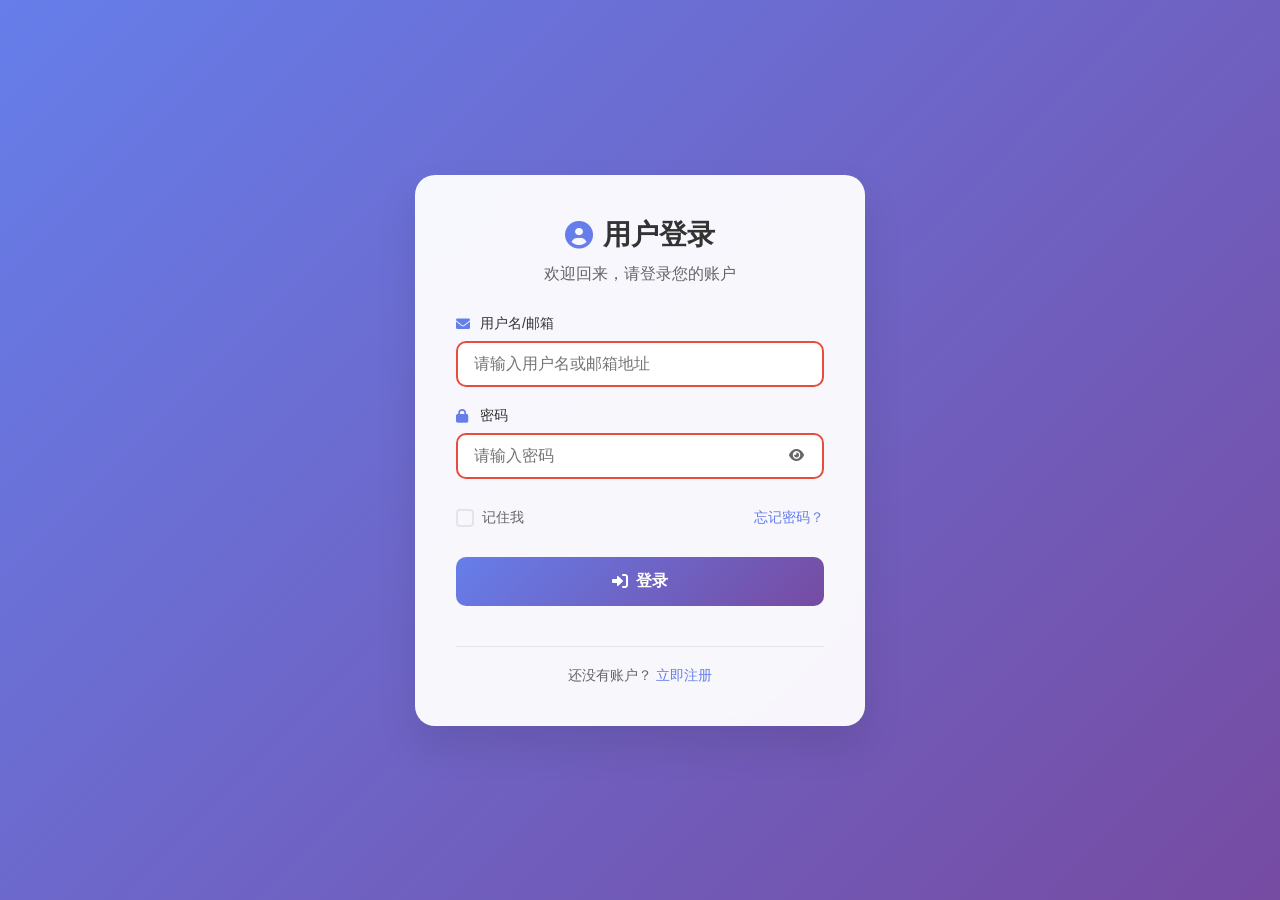
<file: web/login.html>
<!DOCTYPE html>
<html lang="zh-CN">
<head>
    <meta charset="UTF-8">
    <meta name="viewport" content="width=device-width, initial-scale=1.0">
    <title>用户登录 - 学习系统</title>
    <link rel="stylesheet" href="auth-styles.css">
    <link href="https://cdnjs.cloudflare.com/ajax/libs/font-awesome/6.0.0/css/all.min.css" rel="stylesheet">
</head>
<body>
    <div class="auth-container">
        <div class="auth-card">
            <div class="auth-header">
                <h1><i class="fas fa-user-circle"></i> 用户登录</h1>
                <p>欢迎回来，请登录您的账户</p>
            </div>
            
            <form id="loginForm" class="auth-form">
                <div class="form-group">
                    <label for="loginEmail">
                        <i class="fas fa-envelope"></i>
                        用户名/邮箱
                    </label>
                    <input type="text" id="loginEmail" name="email" required 
                           placeholder="请输入用户名或邮箱地址">
                    <span class="error-message" id="emailError"></span>
                </div>
                
                <div class="form-group">
                    <label for="loginPassword">
                        <i class="fas fa-lock"></i>
                        密码
                    </label>
                    <div class="password-input">
                        <input type="password" id="loginPassword" name="password" required 
                               placeholder="请输入密码">
                        <button type="button" class="toggle-password" onclick="togglePassword('loginPassword')">
                            <i class="fas fa-eye"></i>
                        </button>
                    </div>
                    <span class="error-message" id="passwordError"></span>
                </div>
                
                <div class="form-options">
                    <label class="checkbox-container">
                        <input type="checkbox" id="rememberMe">
                        <span class="checkmark"></span>
                        记住我
                    </label>
                    <a href="#" class="forgot-password" onclick="showForgotPassword()">忘记密码？</a>
                </div>
                
                <button type="submit" class="auth-btn primary">
                    <i class="fas fa-sign-in-alt"></i>
                    登录
                </button>
                
                <div class="auth-switch">
                    <p>还没有账户？ <a href="register.html">立即注册</a></p>
                </div>
            </form>
        </div>
    </div>
    
    <!-- 忘记密码模态框 -->
    <div id="forgotPasswordModal" class="modal">
        <div class="modal-content">
            <div class="modal-header">
                <h3>重置密码</h3>
                <span class="close" onclick="closeForgotPassword()">&times;</span>
            </div>
            <form id="forgotPasswordForm">
                <div class="form-group">
                    <label for="resetEmail">邮箱地址</label>
                    <input type="email" id="resetEmail" required 
                           placeholder="请输入注册时使用的邮箱">
                </div>
                <button type="submit" class="auth-btn primary">发送重置链接</button>
            </form>
        </div>
    </div>
    
    <!-- 加载提示 -->
    <div id="loadingOverlay" class="loading-overlay">
        <div class="spinner"></div>
        <p>正在处理中...</p>
    </div>
    
    <script src="auth.js"></script>
</body>
</html>
</file>
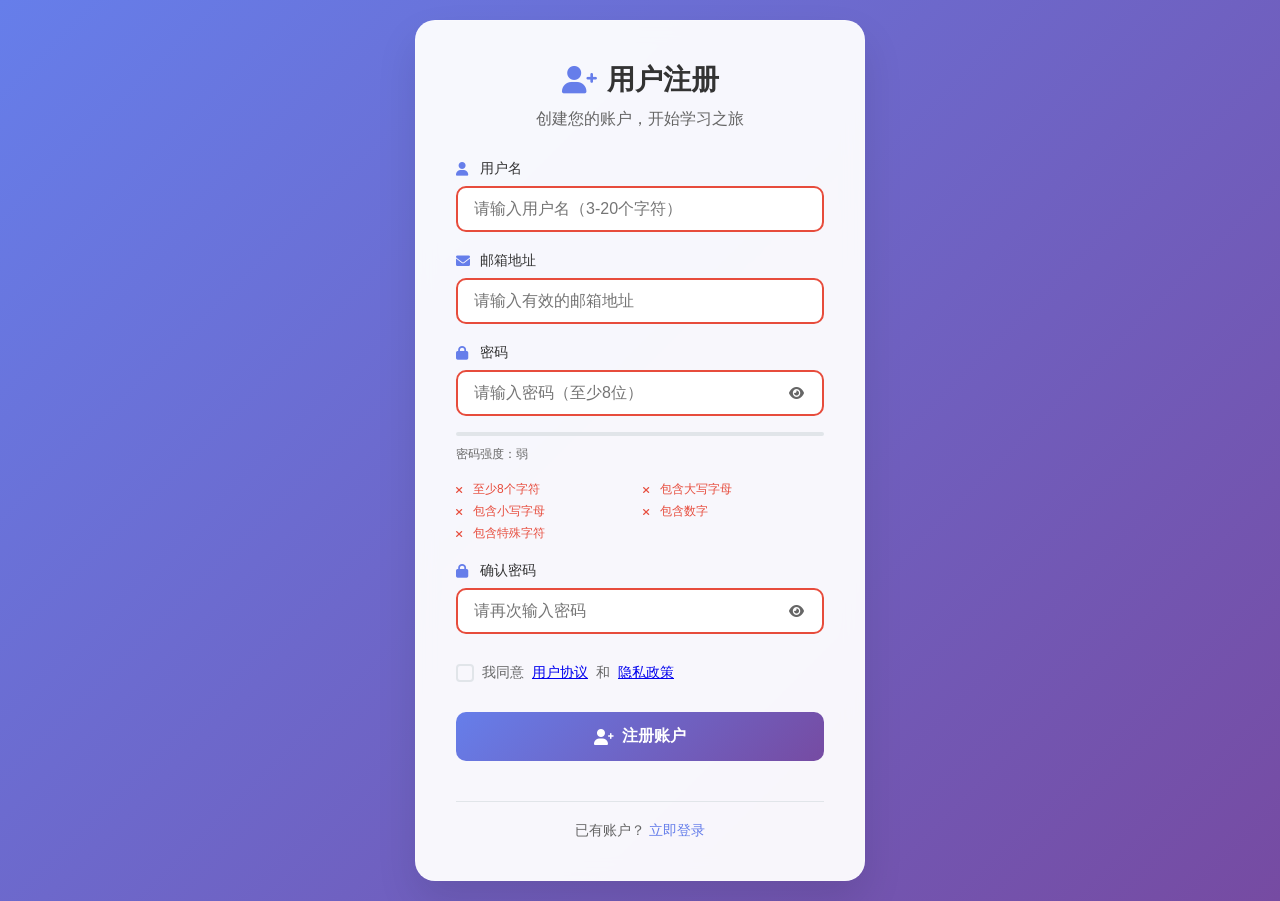
<file: web/register.html>
<!DOCTYPE html>
<html lang="zh-CN">
<head>
    <meta charset="UTF-8">
    <meta name="viewport" content="width=device-width, initial-scale=1.0">
    <title>用户注册 - 学习系统</title>
    <link rel="stylesheet" href="auth-styles.css">
    <link href="https://cdnjs.cloudflare.com/ajax/libs/font-awesome/6.0.0/css/all.min.css" rel="stylesheet">
</head>
<body>
    <div class="auth-container">
        <div class="auth-card">
            <div class="auth-header">
                <h1><i class="fas fa-user-plus"></i> 用户注册</h1>
                <p>创建您的账户，开始学习之旅</p>
            </div>
            
            <form id="registerForm" class="auth-form">
                <div class="form-group">
                    <label for="registerUsername">
                        <i class="fas fa-user"></i>
                        用户名
                    </label>
                    <input type="text" id="registerUsername" name="username" required 
                           placeholder="请输入用户名（3-20个字符）">
                    <span class="error-message" id="usernameError"></span>
                </div>
                
                <div class="form-group">
                    <label for="registerEmail">
                        <i class="fas fa-envelope"></i>
                        邮箱地址
                    </label>
                    <input type="email" id="registerEmail" name="email" required 
                           placeholder="请输入有效的邮箱地址">
                    <span class="error-message" id="emailError"></span>
                </div>
                
                <div class="form-group">
                    <label for="registerPassword">
                        <i class="fas fa-lock"></i>
                        密码
                    </label>
                    <div class="password-input">
                        <input type="password" id="registerPassword" name="password" required 
                               placeholder="请输入密码（至少8位）">
                        <button type="button" class="toggle-password" onclick="togglePassword('registerPassword')">
                            <i class="fas fa-eye"></i>
                        </button>
                    </div>
                    <div class="password-strength">
                        <div class="strength-bar">
                            <div class="strength-fill" id="strengthFill"></div>
                        </div>
                        <span class="strength-text" id="strengthText">密码强度：弱</span>
                    </div>
                    <div class="password-requirements">
                        <div class="requirement" id="lengthReq">
                            <i class="fas fa-times"></i> 至少8个字符
                        </div>
                        <div class="requirement" id="uppercaseReq">
                            <i class="fas fa-times"></i> 包含大写字母
                        </div>
                        <div class="requirement" id="lowercaseReq">
                            <i class="fas fa-times"></i> 包含小写字母
                        </div>
                        <div class="requirement" id="numberReq">
                            <i class="fas fa-times"></i> 包含数字
                        </div>
                        <div class="requirement" id="specialReq">
                            <i class="fas fa-times"></i> 包含特殊字符
                        </div>
                    </div>
                    <span class="error-message" id="passwordError"></span>
                </div>
                
                <div class="form-group">
                    <label for="confirmPassword">
                        <i class="fas fa-lock"></i>
                        确认密码
                    </label>
                    <div class="password-input">
                        <input type="password" id="confirmPassword" name="confirmPassword" required 
                               placeholder="请再次输入密码">
                        <button type="button" class="toggle-password" onclick="togglePassword('confirmPassword')">
                            <i class="fas fa-eye"></i>
                        </button>
                    </div>
                    <span class="error-message" id="confirmPasswordError"></span>
                </div>
                
                <div class="form-options">
                    <label class="checkbox-container">
                        <input type="checkbox" id="agreeTerms" required>
                        <span class="checkmark"></span>
                        我同意 <a href="#" onclick="showTerms()">用户协议</a> 和 <a href="#" onclick="showPrivacy()">隐私政策</a>
                    </label>
                </div>
                
                <button type="submit" class="auth-btn primary">
                    <i class="fas fa-user-plus"></i>
                    注册账户
                </button>
                
                <div class="auth-switch">
                    <p>已有账户？ <a href="login.html">立即登录</a></p>
                </div>
            </form>
        </div>
    </div>
    
    <!-- 用户协议模态框 -->
    <div id="termsModal" class="modal">
        <div class="modal-content">
            <div class="modal-header">
                <h3>用户协议</h3>
                <span class="close" onclick="closeTerms()">&times;</span>
            </div>
            <div class="modal-body">
                <p>欢迎使用我们的学习系统。使用本系统即表示您同意以下条款：</p>
                <ul>
                    <li>您承诺提供真实、准确的个人信息</li>
                    <li>您同意遵守系统的使用规范</li>
                    <li>您理解并接受我们的隐私政策</li>
                    <li>我们保留修改服务条款的权利</li>
                </ul>
            </div>
        </div>
    </div>
    
    <!-- 隐私政策模态框 -->
    <div id="privacyModal" class="modal">
        <div class="modal-content">
            <div class="modal-header">
                <h3>隐私政策</h3>
                <span class="close" onclick="closePrivacy()">&times;</span>
            </div>
            <div class="modal-body">
                <p>我们重视您的隐私保护：</p>
                <ul>
                    <li>我们仅收集必要的个人信息</li>
                    <li>您的密码经过加密存储</li>
                    <li>我们不会向第三方泄露您的个人信息</li>
                    <li>您有权随时删除您的账户和数据</li>
                </ul>
            </div>
        </div>
    </div>
    
    <!-- 加载提示 -->
    <div id="loadingOverlay" class="loading-overlay">
        <div class="spinner"></div>
        <p>正在处理中...</p>
    </div>
    
    <script src="auth.js"></script>
</body>
</html>
</file>
<file: web/styles.css>
/* 基本样式设置 */
* {
    margin: 0;
    padding: 0;
    box-sizing: border-box;
}

body {
    font-family: 'Noto Sans SC', 'Microsoft YaHei', sans-serif;
    line-height: 1.6;
    color: #2c3e50;
    background-color: #ffffff;
    min-height: 100vh;
    display: flex;
    flex-direction: column;
}

.container {
    width: 90%;
    max-width: 1200px;
    margin: 0 auto;
    padding: 0 20px;
}

/* 主内容区域 */
main {
    flex: 1;
    padding: 20px 0;
}

/* 头部样式更新 */
header {
    background-color: transparent;
    color: #2c3e50;
    padding: 3rem 0;
    text-align: center;
    box-shadow: none;
    position: relative;
    min-height: 200px;
    display: flex;
    align-items: center;
}

.header-content {
    display: flex;
    justify-content: center;
    align-items: center;
    flex-wrap: wrap;
    gap: 20px;
    width: 100%;
}

.header-left {
    text-align: center;
    max-width: 800px;
    margin: 0 auto;
}

.header-left h1 {
    margin: 0 0 1rem 0;
    font-size: 3rem;
    font-weight: 700;
    text-shadow: 2px 2px 4px rgba(0, 0, 0, 0.3);
    white-space: nowrap;
    letter-spacing: 2px;
    color: white;
}

.header-left .subtitle {
    margin: 0;
    font-size: 1.3rem;
    opacity: 0.95;
    white-space: nowrap;
    font-weight: 300;
    letter-spacing: 1px;
    color: white;
}

.header-right {
    position: fixed;
    top: 20px;
    right: 20px;
    display: flex;
    align-items: center;
}

.user-info {
    display: flex;
    align-items: center;
    gap: 15px;
    background: rgba(255, 255, 255, 0.95);
    padding: 12px 24px;
    border-radius: 30px;
    backdrop-filter: blur(15px);
    border: 2px solid rgba(74, 144, 226, 0.3);
    box-shadow: 0 8px 32px rgba(0, 0, 0, 0.1);
    transition: all 0.3s ease;
}

.user-info:hover {
    transform: translateY(-2px);
    box-shadow: 0 12px 40px rgba(0, 0, 0, 0.15);
    border-color: rgba(74, 144, 226, 0.5);
}

.welcome-text {
    font-size: 14px;
    color: #2c3e50;
    font-weight: 500;
}

.logout-btn {
    background-color: #4a90e2;
    color: white;
    border: none;
    padding: 8px 15px;
    border-radius: 20px;
    cursor: pointer;
    font-size: 12px;
    display: flex;
    align-items: center;
    gap: 5px;
    transition: all 0.3s ease;
    font-weight: 500;
}

.logout-btn:hover {
    background-color: #7b68ee;
    transform: translateY(-1px);
    box-shadow: 0 4px 15px rgba(74, 144, 226, 0.4);
}

/* 响应式设计 */
@media (max-width: 768px) {
    .header-content {
        flex-direction: column;
        text-align: center;
    }
    
    .header-left h1 {
        font-size: 2rem;
    }
    
    .header-right {
        position: static;
        margin-top: 15px;
    }
    
    .user-info {
        flex-direction: column;
        gap: 10px;
        padding: 15px;
    }
}

/* 主要内容样式 */
section {
    margin-bottom: 40px;
    padding: 25px;
    background: rgba(255, 255, 255, 0.9);
    border-radius: 12px;
    box-shadow: 0 4px 20px rgba(0, 0, 0, 0.08);
    backdrop-filter: blur(10px);
    border: 1px solid rgba(255, 255, 255, 0.2);
}

h2 {
    color: #4a90e2;
    margin-bottom: 20px;
    padding-bottom: 10px;
    border-bottom: 2px solid #e8f4fd;
    font-weight: 600;
}

h3 {
    color: #7b68ee;
    margin: 20px 0 10px;
    font-weight: 500;
}

p {
    margin-bottom: 15px;
}

ul, ol {
    margin-left: 20px;
    margin-bottom: 15px;
}

li {
    margin-bottom: 8px;
}

/* 目录样式 */
.toc {
    background-color: #e8f4fd;
    padding: 25px;
    border-radius: 12px;
    margin: 20px 0;
    border: 1px solid rgba(74, 144, 226, 0.2);
    box-shadow: 0 2px 15px rgba(74, 144, 226, 0.1);
}

.toc ul {
    list-style-type: none;
    margin-left: 0;
}

.toc li {
    padding: 8px 0;
    border-bottom: 1px solid #ddd;
}

.toc li:last-child {
    border-bottom: none;
}

.toc a {
    color: #4a90e2;
    text-decoration: none;
    display: block;
    transition: all 0.3s ease;
    font-weight: 500;
}

.toc a:hover {
    color: #7b68ee;
    padding-left: 5px;
    transform: translateX(3px);
}

/* 章节样式 */
.chapter {
    display: none;
    padding: 30px;
    background: rgba(255, 255, 255, 0.95);
    border-left: 5px solid #4a90e2;
    margin-top: 30px;
    border-radius: 0 12px 12px 0;
    box-shadow: 0 4px 20px rgba(0, 0, 0, 0.08);
}

.chapter:target {
    display: block;
    animation: fadeIn 0.5s ease;
}

@keyframes fadeIn {
    from { opacity: 0; }
    to { opacity: 1; }
}

/* 页码跳转功能样式 */
.page-navigation {
    margin: 15px 0;
    padding: 15px;
    background-color: #f8f9fa;
    border: 1px solid #e9ecef;
    border-radius: 8px;
    display: flex;
    align-items: center;
    gap: 10px;
    flex-wrap: wrap;
}

.page-navigation label {
    font-weight: 500;
    color: #2c3e50;
    margin: 0;
}

.page-input {
    padding: 8px 12px;
    border: 1px solid #ced4da;
    border-radius: 4px;
    font-size: 14px;
    width: 120px;
    transition: border-color 0.3s ease;
}

.page-input:focus {
    outline: none;
    border-color: #4a90e2;
    box-shadow: 0 0 0 2px rgba(74, 144, 226, 0.2);
}

.jump-btn {
    padding: 8px 16px;
    background-color: #4a90e2;
    color: white;
    border: none;
    border-radius: 4px;
    font-size: 14px;
    cursor: pointer;
    transition: background-color 0.3s ease;
}

.jump-btn:hover {
    background-color: #357abd;
}

.jump-btn:active {
    background-color: #2968a3;
}

/* 响应式设计 */
@media (max-width: 768px) {
    .page-navigation {
        flex-direction: column;
        align-items: stretch;
        text-align: center;
    }
    
    .page-input {
        width: 100%;
        max-width: 200px;
        margin: 0 auto;
    }
    
    .jump-btn {
        width: 100%;
        max-width: 200px;
        margin: 0 auto;
    }
}

/* PDF翻页控制器样式 */
.pdf-controls {
    display: flex;
    align-items: center;
    justify-content: center;
    gap: 20px;
    margin: 20px 0;
    padding: 15px;
    background: linear-gradient(135deg, #f8f9fa 0%, #e9ecef 100%);
    border-radius: 12px;
    box-shadow: 0 2px 8px rgba(0, 0, 0, 0.1);
    border: 1px solid #dee2e6;
}

.page-btn {
    display: flex;
    align-items: center;
    gap: 8px;
    padding: 12px 20px;
    background: linear-gradient(135deg, #007bff 0%, #0056b3 100%);
    color: white;
    border: none;
    border-radius: 8px;
    cursor: pointer;
    font-size: 14px;
    font-weight: 500;
    transition: all 0.3s ease;
    box-shadow: 0 2px 4px rgba(0, 123, 255, 0.3);
    min-width: 100px;
    justify-content: center;
}

.page-btn:hover:not(:disabled) {
    background: linear-gradient(135deg, #0056b3 0%, #004085 100%);
    transform: translateY(-2px);
    box-shadow: 0 4px 8px rgba(0, 123, 255, 0.4);
}

.page-btn:active:not(:disabled) {
    transform: translateY(0);
    box-shadow: 0 2px 4px rgba(0, 123, 255, 0.3);
}

.page-btn:disabled,
.page-btn.disabled {
    background: linear-gradient(135deg, #6c757d 0%, #5a6268 100%);
    cursor: not-allowed;
    opacity: 0.6;
    transform: none;
    box-shadow: 0 1px 2px rgba(108, 117, 125, 0.2);
}

.page-btn i {
    font-size: 12px;
}

.page-info {
    display: flex;
    align-items: center;
    gap: 8px;
    padding: 10px 20px;
    background: white;
    border: 2px solid #007bff;
    border-radius: 8px;
    font-weight: 600;
    font-size: 16px;
    color: #007bff;
    min-width: 80px;
    justify-content: center;
    box-shadow: 0 2px 4px rgba(0, 123, 255, 0.1);
}

.current-page {
    color: #007bff;
    font-weight: 700;
}

.page-separator {
    color: #6c757d;
    font-weight: 400;
}

.total-pages {
    color: #6c757d;
    font-weight: 500;
}

/* 响应式设计 */
@media (max-width: 768px) {
    .pdf-controls {
        flex-direction: column;
        gap: 15px;
        padding: 15px 10px;
    }
    
    .page-btn {
        width: 100%;
        max-width: 200px;
        padding: 14px 20px;
        font-size: 16px;
    }
    
    .page-info {
        font-size: 18px;
        padding: 12px 24px;
    }
}

@media (max-width: 480px) {
    .pdf-controls {
        gap: 12px;
        padding: 12px 8px;
    }
    
    .page-btn {
        padding: 12px 16px;
        font-size: 14px;
        min-width: 80px;
    }
    
    .page-btn span {
        display: none;
    }
    
    .page-btn i {
        font-size: 16px;
    }
    
    .page-info {
        font-size: 16px;
        padding: 10px 16px;
        min-width: 60px;
    }
}

/* 高对比度和无障碍支持 */
@media (prefers-contrast: high) {
    .pdf-controls {
        border: 2px solid #000;
        background: #fff;
    }
    
    .page-btn {
        background: #000;
        color: #fff;
        border: 2px solid #000;
    }
    
    .page-btn:hover:not(:disabled) {
        background: #333;
    }
    
    .page-info {
        border: 2px solid #000;
        color: #000;
    }
}

/* 减少动画效果（用户偏好） */
@media (prefers-reduced-motion: reduce) {
    .page-btn {
        transition: none;
    }
    
    .page-btn:hover:not(:disabled) {
        transform: none;
    }
}

.back-to-toc {
    display: inline-block;
    margin-top: 20px;
    color: #4a90e2;
    text-decoration: none;
    padding: 8px 16px;
    border: 2px solid #4a90e2;
    border-radius: 25px;
    transition: all 0.3s ease;
    font-weight: 500;
}

.back-to-toc:hover {
    background-color: #4a90e2;
    color: white;
    transform: translateY(-2px);
    box-shadow: 0 4px 15px rgba(74, 144, 226, 0.3);
}

/* 页脚样式 */
footer {
    background-color: transparent;
    color: #2c3e50;
    text-align: center;
    padding: 20px 0;
    margin-top: auto;
    box-shadow: none;
}

footer p {
    margin: 0;
    white-space: nowrap;
    font-size: 14px;
    opacity: 0.9;
    color: white;
}

/* PDF查看器样式 */
.pdf-wrap {
    margin-top: 15px;
}

.pdf-viewer {
    width: 100%;
    height: 70vh;
    border: 1px solid #ddd;
    border-radius: 6px;
    box-shadow: 0 2px 10px rgba(0, 0, 0, 0.08);
}

/* 图片资源栅格与卡片样式 */
.resources-grid {
    display: grid;
    grid-template-columns: repeat(3, 1fr);
    gap: 20px;
}

.resources-grid.one {
    grid-template-columns: 1fr;
}

.resource-card {
    background: #ffffff;
    border: 1px solid #e5e7eb;
    border-radius: 10px;
    box-shadow: 0 2px 10px rgba(0,0,0,0.06);
    overflow: hidden;
}

.img-card {
    width: 100%;
    aspect-ratio: 16 / 9;
    object-fit: contain;
    background: #f5f7fa;
    display: block;
}

.resource-card figcaption {
    padding: 10px 12px;
    font-size: 0.95rem;
    color: #4b5563;
    border-top: 1px solid #eef2f7;
}

@media (max-width: 992px) {
    .resources-grid { grid-template-columns: repeat(2, 1fr); }
}

@media (max-width: 620px) {
    .resources-grid { grid-template-columns: 1fr; }
}

/* 响应式设计 */
@media (max-width: 768px) {
    header h1 {
        font-size: 2rem;
    }
    
    header .subtitle {
        font-size: 1rem;
    }
    
    section {
        padding: 15px;
    }
}

@media (max-width: 480px) {
    header h1 {
        font-size: 1.8rem;
    }
    
    .container {
        width: 95%;
        padding: 0 10px;
    }
}
</file>
<file: web/auth-styles.css>
/* 认证系统样式 */
* {
    margin: 0;
    padding: 0;
    box-sizing: border-box;
}

body {
    font-family: 'Segoe UI', Tahoma, Geneva, Verdana, sans-serif;
    background: linear-gradient(135deg, #667eea 0%, #764ba2 100%);
    min-height: 100vh;
    display: flex;
    align-items: center;
    justify-content: center;
    padding: 20px;
}

.auth-container {
    width: 100%;
    max-width: 450px;
    margin: 0 auto;
}

.auth-card {
    background: rgba(255, 255, 255, 0.95);
    backdrop-filter: blur(10px);
    border-radius: 20px;
    box-shadow: 0 20px 40px rgba(0, 0, 0, 0.1);
    padding: 40px;
    border: 1px solid rgba(255, 255, 255, 0.2);
}

.auth-header {
    text-align: center;
    margin-bottom: 30px;
}

.auth-header h1 {
    color: #333;
    font-size: 28px;
    font-weight: 600;
    margin-bottom: 10px;
    display: flex;
    align-items: center;
    justify-content: center;
    gap: 10px;
}

.auth-header h1 i {
    color: #667eea;
}

.auth-header p {
    color: #666;
    font-size: 16px;
}

.auth-form {
    display: flex;
    flex-direction: column;
    gap: 20px;
}

.form-group {
    display: flex;
    flex-direction: column;
    gap: 8px;
}

.form-group label {
    color: #333;
    font-weight: 500;
    font-size: 14px;
    display: flex;
    align-items: center;
    gap: 8px;
}

.form-group label i {
    color: #667eea;
    width: 16px;
}

.form-group input {
    padding: 12px 16px;
    border: 2px solid #e1e5e9;
    border-radius: 10px;
    font-size: 16px;
    transition: all 0.3s ease;
    background: #fff;
}

.form-group input:focus {
    outline: none;
    border-color: #667eea;
    box-shadow: 0 0 0 3px rgba(102, 126, 234, 0.1);
}

.form-group input:invalid {
    border-color: #e74c3c;
}

.password-input {
    position: relative;
    display: flex;
    align-items: center;
}

.password-input input {
    flex: 1;
    padding-right: 50px;
}

.toggle-password {
    position: absolute;
    right: 12px;
    background: none;
    border: none;
    color: #666;
    cursor: pointer;
    padding: 8px;
    border-radius: 5px;
    transition: color 0.3s ease;
}

.toggle-password:hover {
    color: #667eea;
}

.error-message {
    color: #e74c3c;
    font-size: 12px;
    margin-top: 4px;
    display: none;
}

.error-message.show {
    display: block;
}

/* 密码强度指示器 */
.password-strength {
    margin-top: 8px;
}

.strength-bar {
    width: 100%;
    height: 4px;
    background: #e1e5e9;
    border-radius: 2px;
    overflow: hidden;
    margin-bottom: 8px;
}

.strength-fill {
    height: 100%;
    width: 0%;
    transition: all 0.3s ease;
    border-radius: 2px;
}

.strength-fill.weak {
    width: 25%;
    background: #e74c3c;
}

.strength-fill.fair {
    width: 50%;
    background: #f39c12;
}

.strength-fill.good {
    width: 75%;
    background: #f1c40f;
}

.strength-fill.strong {
    width: 100%;
    background: #27ae60;
}

.strength-text {
    font-size: 12px;
    color: #666;
}

.password-requirements {
    margin-top: 10px;
    display: grid;
    grid-template-columns: 1fr 1fr;
    gap: 5px;
}

.requirement {
    font-size: 12px;
    color: #e74c3c;
    display: flex;
    align-items: center;
    gap: 5px;
}

.requirement.met {
    color: #27ae60;
}

.requirement i {
    width: 12px;
    font-size: 10px;
}

.requirement.met i:before {
    content: "\f00c";
}

.form-options {
    display: flex;
    justify-content: space-between;
    align-items: center;
    margin: 10px 0;
}

.checkbox-container {
    display: flex;
    align-items: center;
    gap: 8px;
    cursor: pointer;
    font-size: 14px;
    color: #666;
}

.checkbox-container input {
    display: none;
}

.checkmark {
    width: 18px;
    height: 18px;
    border: 2px solid #e1e5e9;
    border-radius: 4px;
    display: flex;
    align-items: center;
    justify-content: center;
    transition: all 0.3s ease;
}

.checkbox-container input:checked + .checkmark {
    background: #667eea;
    border-color: #667eea;
}

.checkbox-container input:checked + .checkmark:after {
    content: "\f00c";
    font-family: "Font Awesome 6 Free";
    font-weight: 900;
    color: white;
    font-size: 10px;
}

.forgot-password {
    color: #667eea;
    text-decoration: none;
    font-size: 14px;
    transition: color 0.3s ease;
}

.forgot-password:hover {
    color: #5a6fd8;
    text-decoration: underline;
}

.auth-btn {
    padding: 14px 24px;
    border: none;
    border-radius: 10px;
    font-size: 16px;
    font-weight: 600;
    cursor: pointer;
    transition: all 0.3s ease;
    display: flex;
    align-items: center;
    justify-content: center;
    gap: 8px;
    text-decoration: none;
}

.auth-btn.primary {
    background: linear-gradient(135deg, #667eea 0%, #764ba2 100%);
    color: white;
}

.auth-btn.primary:hover {
    transform: translateY(-2px);
    box-shadow: 0 10px 20px rgba(102, 126, 234, 0.3);
}

.auth-btn:disabled {
    opacity: 0.6;
    cursor: not-allowed;
    transform: none;
}

.auth-switch {
    text-align: center;
    margin-top: 20px;
    padding-top: 20px;
    border-top: 1px solid #e1e5e9;
}

.auth-switch p {
    color: #666;
    font-size: 14px;
}

.auth-switch a {
    color: #667eea;
    text-decoration: none;
    font-weight: 500;
    transition: color 0.3s ease;
}

.auth-switch a:hover {
    color: #5a6fd8;
    text-decoration: underline;
}

/* 模态框样式 */
.modal {
    display: none;
    position: fixed;
    z-index: 1000;
    left: 0;
    top: 0;
    width: 100%;
    height: 100%;
    background-color: rgba(0, 0, 0, 0.5);
    backdrop-filter: blur(5px);
}

.modal-content {
    background-color: white;
    margin: 10% auto;
    padding: 0;
    border-radius: 15px;
    width: 90%;
    max-width: 500px;
    box-shadow: 0 20px 40px rgba(0, 0, 0, 0.2);
    animation: modalSlideIn 0.3s ease;
}

@keyframes modalSlideIn {
    from {
        opacity: 0;
        transform: translateY(-50px);
    }
    to {
        opacity: 1;
        transform: translateY(0);
    }
}

.modal-header {
    padding: 20px 30px;
    border-bottom: 1px solid #e1e5e9;
    display: flex;
    justify-content: space-between;
    align-items: center;
}

.modal-header h3 {
    color: #333;
    font-size: 20px;
    font-weight: 600;
}

.close {
    color: #aaa;
    font-size: 28px;
    font-weight: bold;
    cursor: pointer;
    transition: color 0.3s ease;
}

.close:hover {
    color: #333;
}

.modal-body {
    padding: 30px;
    color: #666;
    line-height: 1.6;
}

.modal-body ul {
    margin-top: 15px;
    padding-left: 20px;
}

.modal-body li {
    margin-bottom: 8px;
}

/* 加载提示 */
.loading-overlay {
    display: none;
    position: fixed;
    top: 0;
    left: 0;
    width: 100%;
    height: 100%;
    background: rgba(255, 255, 255, 0.9);
    backdrop-filter: blur(5px);
    z-index: 2000;
    justify-content: center;
    align-items: center;
    flex-direction: column;
}

.loading-overlay.show {
    display: flex;
}

.spinner {
    width: 40px;
    height: 40px;
    border: 4px solid #e1e5e9;
    border-top: 4px solid #667eea;
    border-radius: 50%;
    animation: spin 1s linear infinite;
    margin-bottom: 20px;
}

@keyframes spin {
    0% { transform: rotate(0deg); }
    100% { transform: rotate(360deg); }
}

.loading-overlay p {
    color: #666;
    font-size: 16px;
}

/* 响应式设计 */
@media (max-width: 768px) {
    body {
        padding: 10px;
    }
    
    .auth-card {
        padding: 30px 20px;
        border-radius: 15px;
    }
    
    .auth-header h1 {
        font-size: 24px;
    }
    
    .password-requirements {
        grid-template-columns: 1fr;
    }
    
    .form-options {
        flex-direction: column;
        gap: 15px;
        align-items: flex-start;
    }
    
    .modal-content {
        margin: 5% auto;
        width: 95%;
    }
    
    .modal-header {
        padding: 15px 20px;
    }
    
    .modal-body {
        padding: 20px;
    }
}

@media (max-width: 480px) {
    .auth-header h1 {
        font-size: 20px;
        flex-direction: column;
        gap: 5px;
    }
    
    .form-group input {
        font-size: 16px; /* 防止iOS缩放 */
    }
}

/* 成功/错误提示 */
.alert {
    padding: 12px 16px;
    border-radius: 8px;
    margin-bottom: 20px;
    display: none;
    align-items: center;
    gap: 10px;
}

.alert.show {
    display: flex;
}

.alert.success {
    background: #d4edda;
    color: #155724;
    border: 1px solid #c3e6cb;
}

.alert.error {
    background: #f8d7da;
    color: #721c24;
    border: 1px solid #f5c6cb;
}

.alert i {
    font-size: 16px;
}

/* 动画效果 */
.fade-in {
    animation: fadeIn 0.5s ease;
}

@keyframes fadeIn {
    from {
        opacity: 0;
        transform: translateY(20px);
    }
    to {
        opacity: 1;
        transform: translateY(0);
    }
}
</file>
